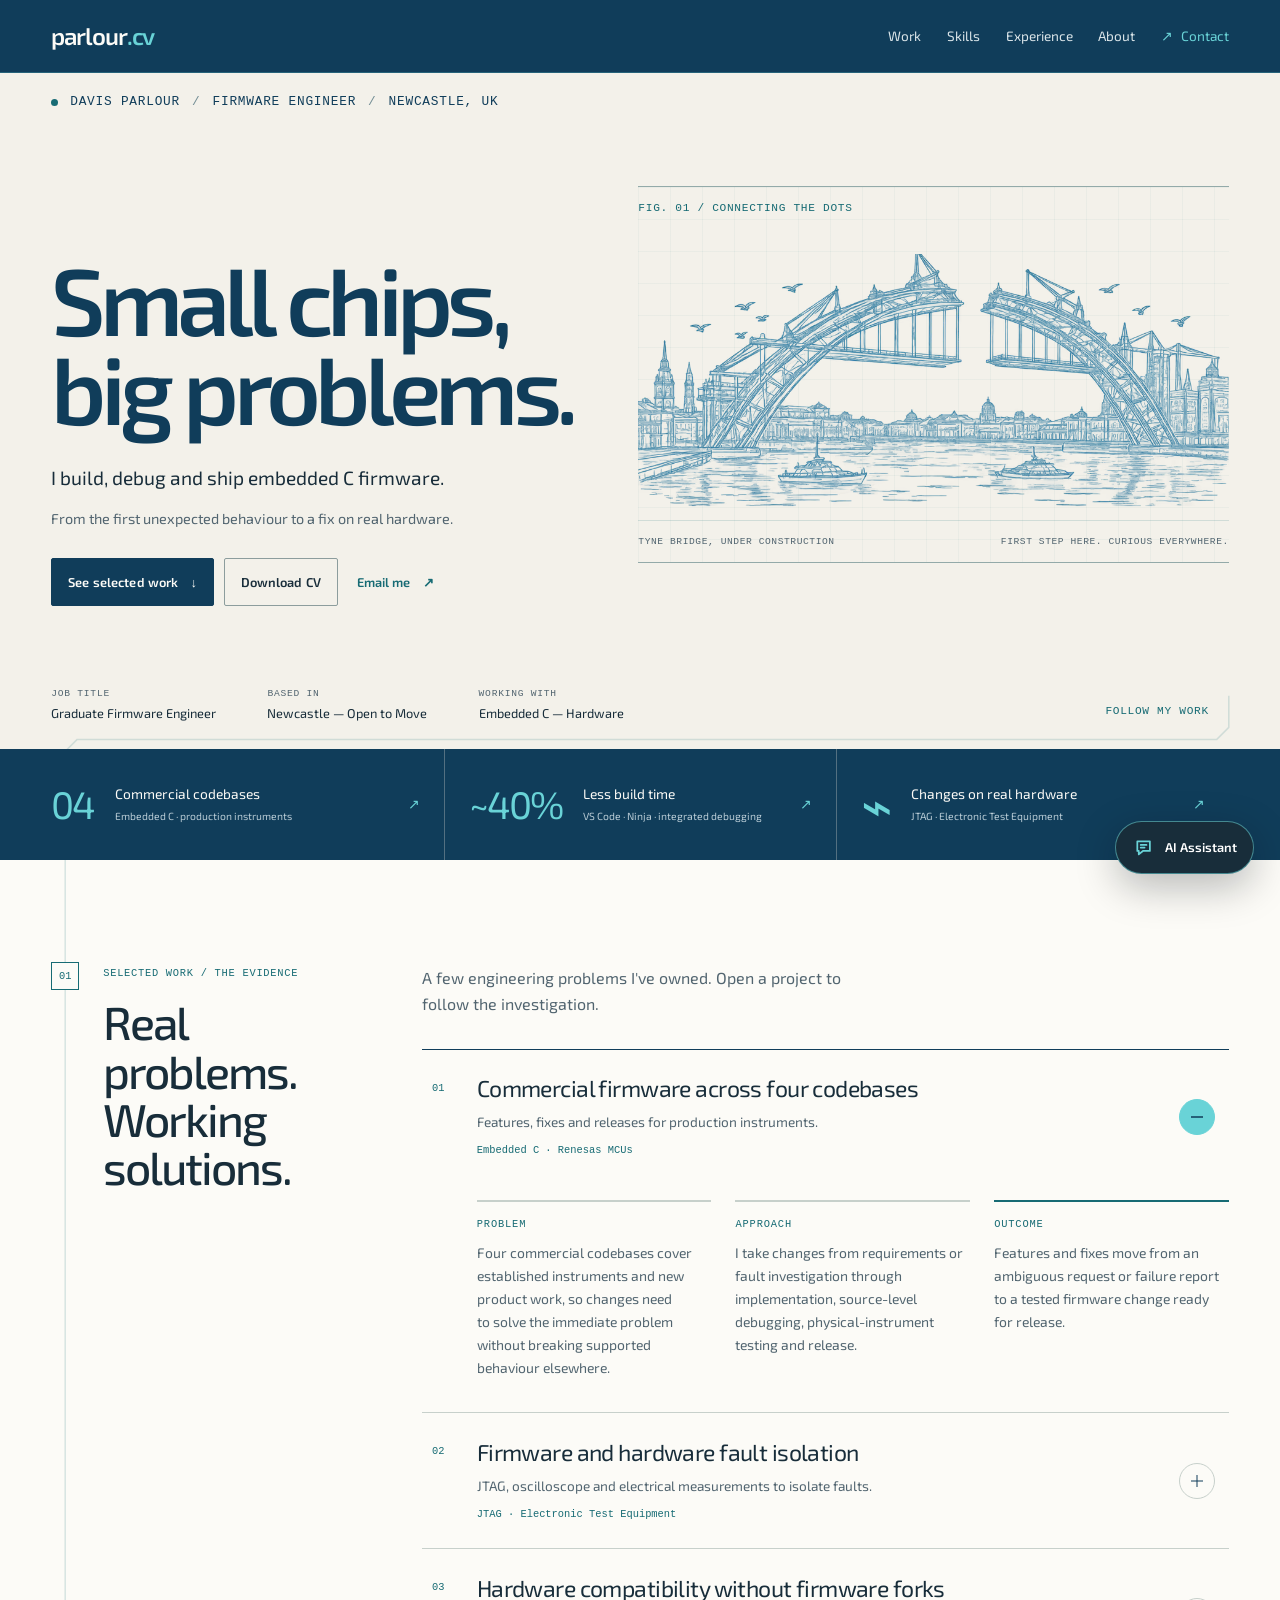
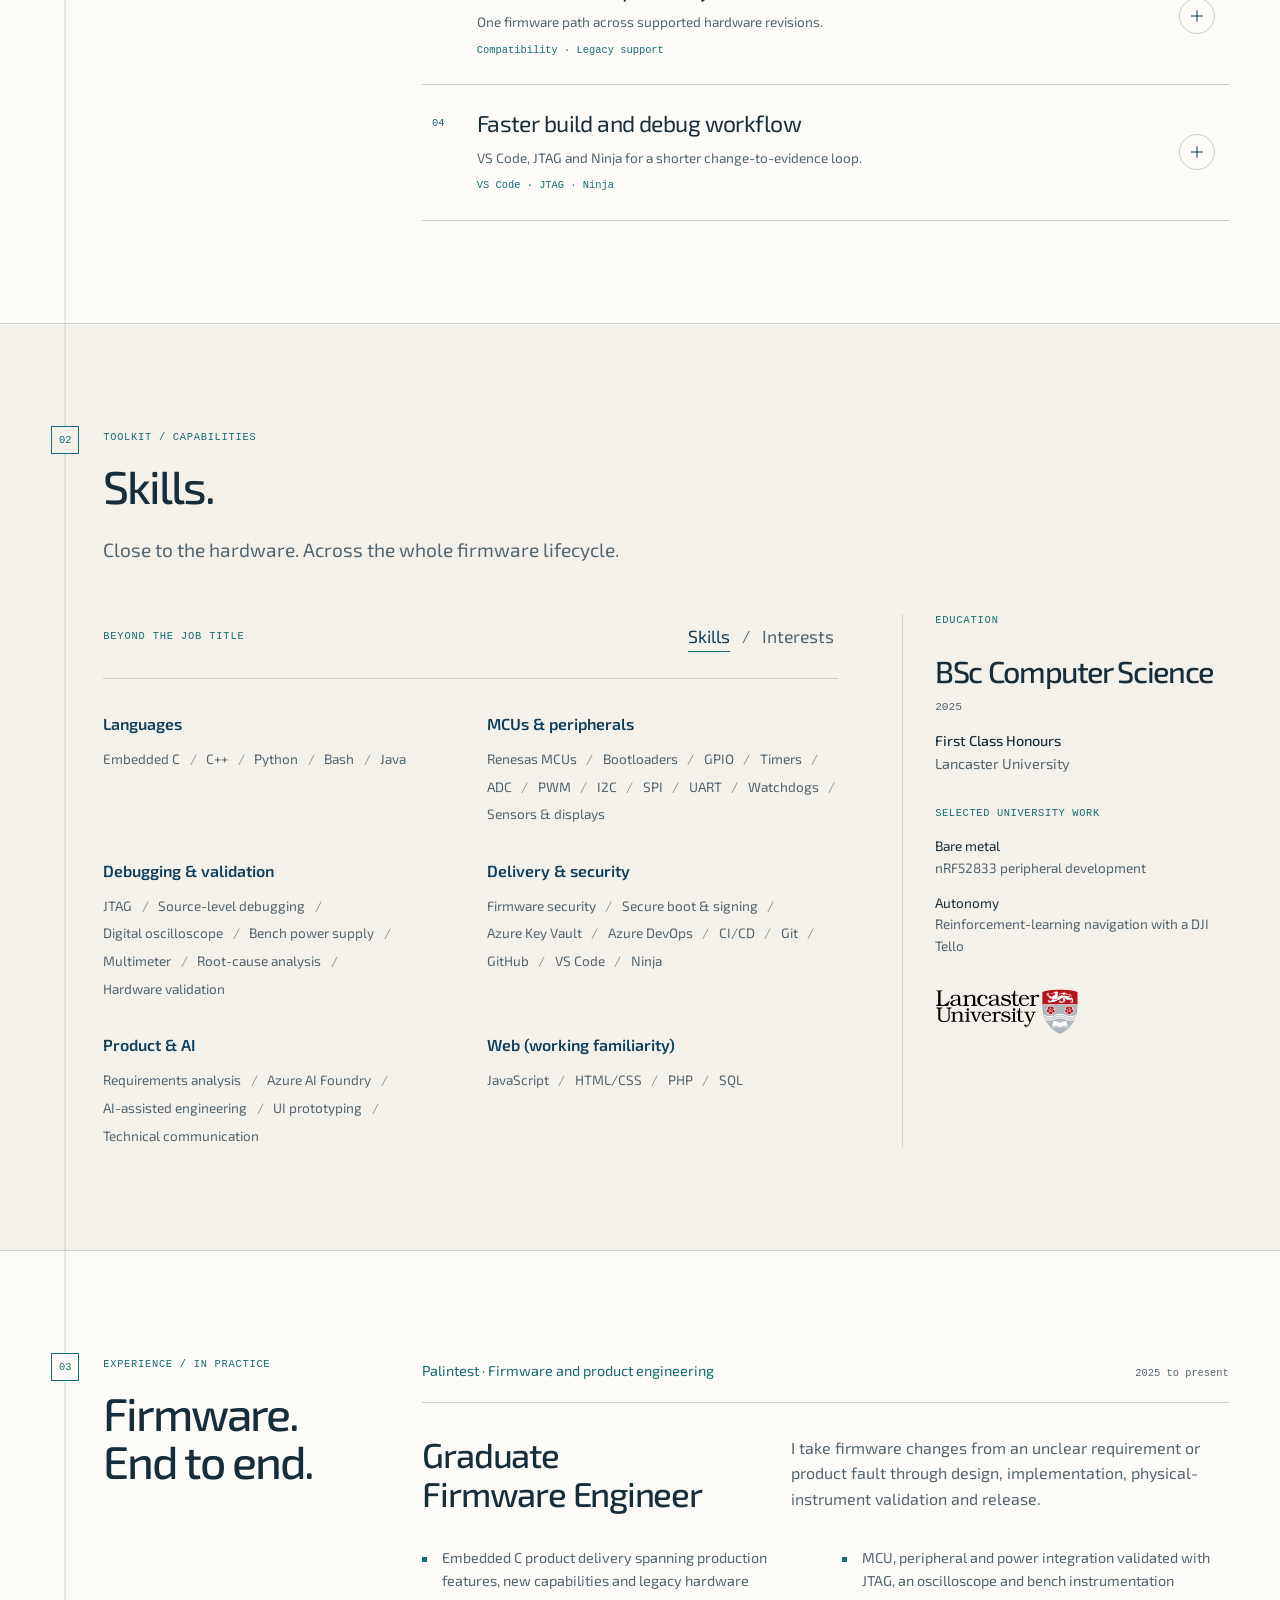
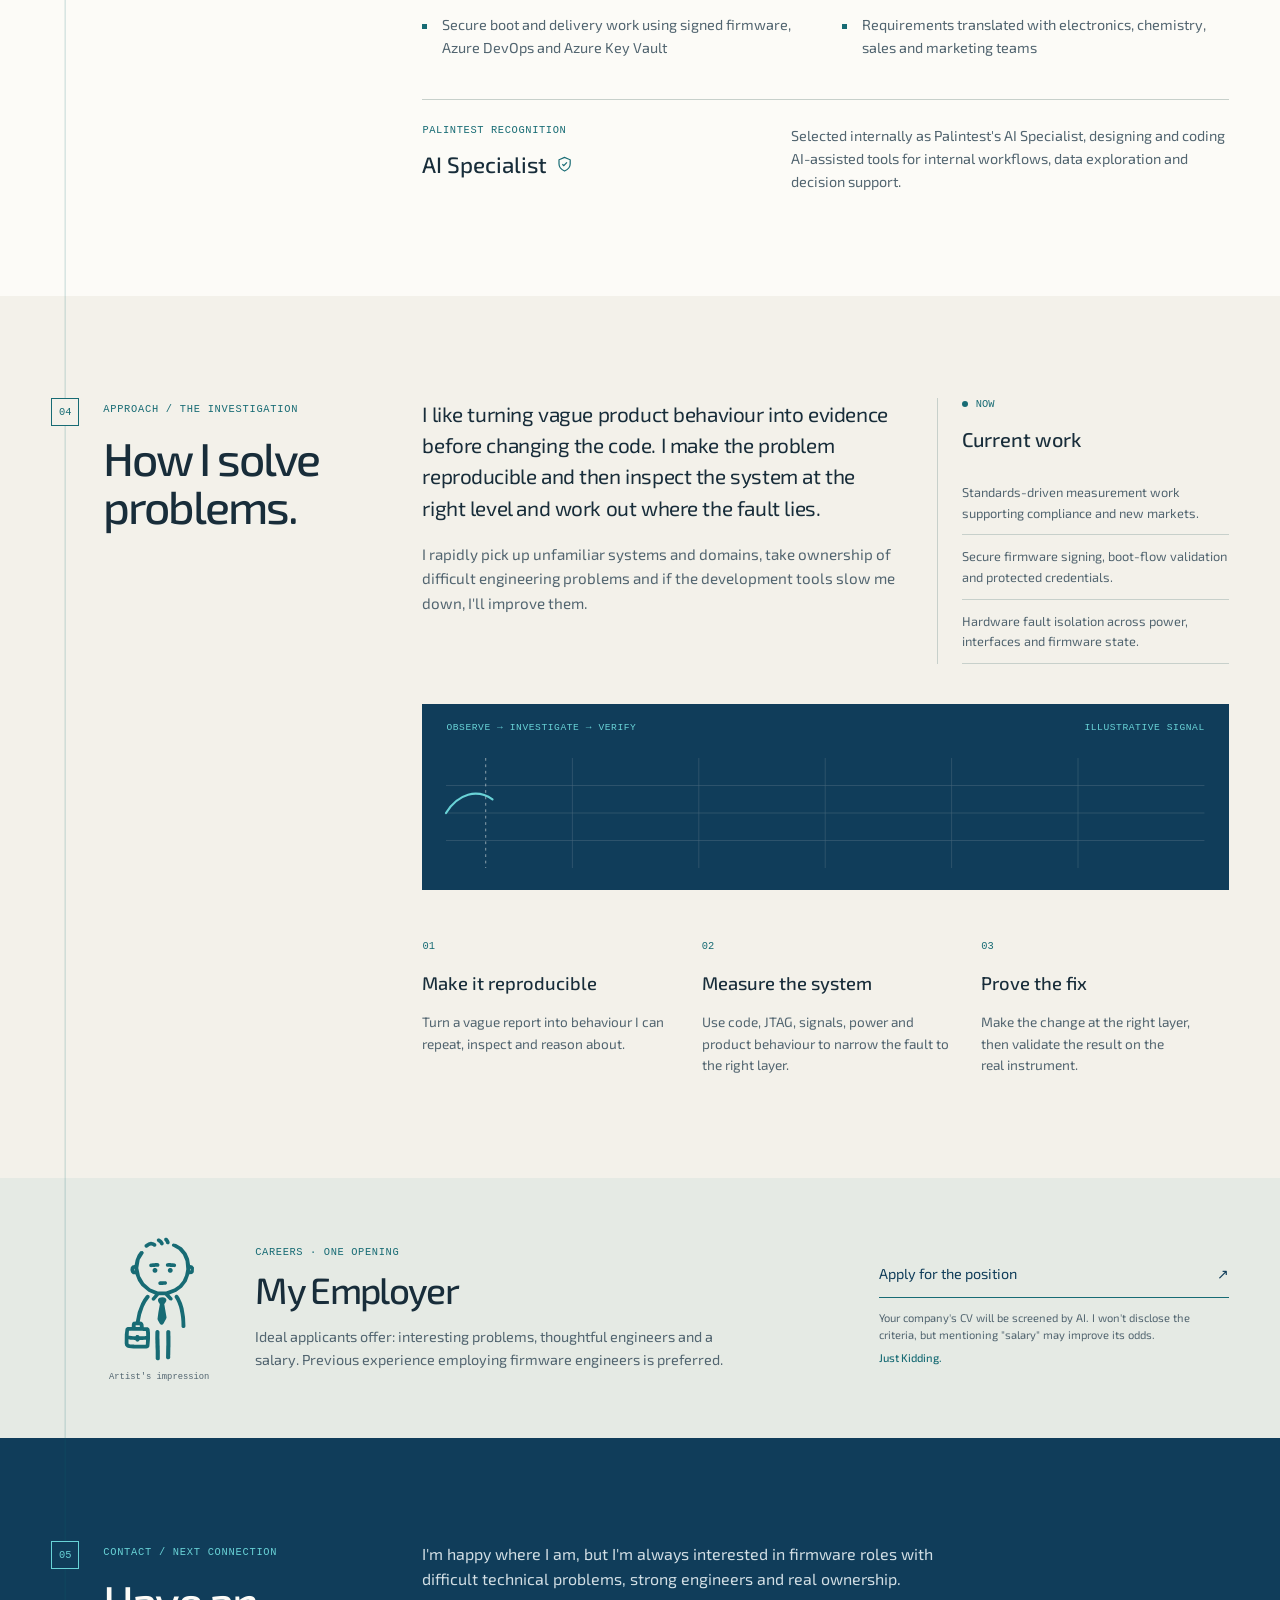
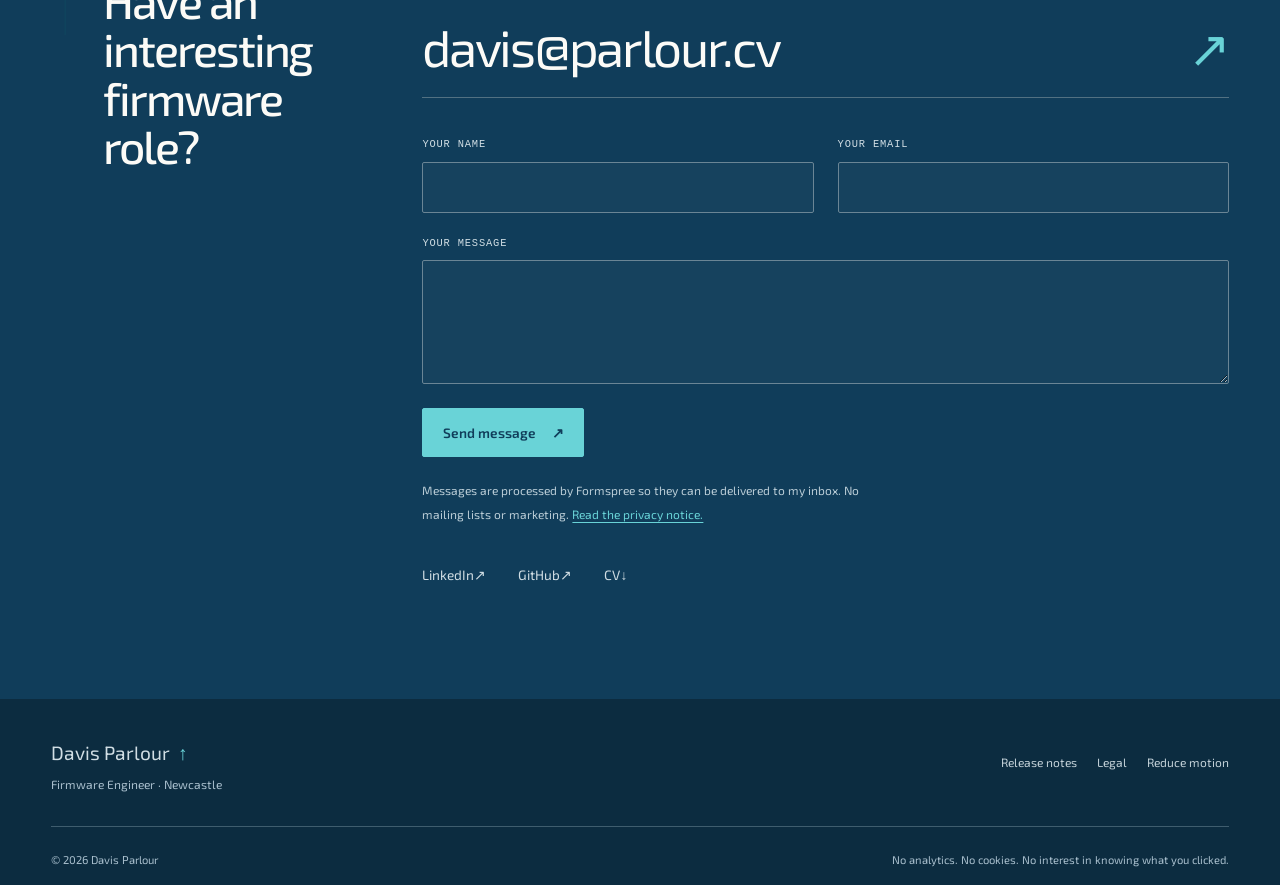
<file: index.html>
<!DOCTYPE html>
<html lang="en-GB">
<head>
  <meta charset="utf-8">
  <meta name="viewport" content="width=device-width, initial-scale=1">
  <meta name="theme-color" content="#F3F1EA">

  <title>Davis Parlour | Firmware Engineer</title>
  <meta name="description" content="Davis Parlour is a Firmware Engineer at Palintest, developing and debugging embedded C across four commercial firmware codebases.">
  <link rel="canonical" href="https://parlour.cv/">
  <link rel="icon" type="image/png" href="assets/images/favicon.png">
  <link
    rel="preload"
    href="assets/images/tyne-bridge-construction.avif"
    as="image"
    type="image/avif"
    imagesrcset="assets/images/tyne-bridge-construction-960.avif 960w, assets/images/tyne-bridge-construction.avif 1916w"
    imagesizes="(max-width: 680px) 100vw, (max-width: 1160px) 800px, 50vw"
    fetchpriority="high"
  >
  <link rel="preload" href="assets/fonts/exo-2-latin.woff2" as="font" type="font/woff2" crossorigin>
  <link rel="stylesheet" href="css/styles.css?v=20260917-5">

  <meta property="og:title" content="Davis Parlour | Firmware Engineer">
  <meta property="og:description" content="Embedded C, JTAG debugging, hardware integration and firmware tooling across commercial instruments.">
  <meta property="og:url" content="https://parlour.cv/">
  <meta property="og:type" content="profile">
  <meta property="og:image" content="https://parlour.cv/assets/images/social-card.png">
  <meta property="og:image:width" content="1200">
  <meta property="og:image:height" content="630">
  <meta property="og:image:alt" content="Davis Parlour, Firmware Engineer — embedded C, hardware integration and debugging">
  <meta name="twitter:card" content="summary_large_image">
  <meta name="twitter:title" content="Davis Parlour | Firmware Engineer">
  <meta name="twitter:description" content="Embedded C, JTAG debugging, hardware integration and firmware tooling across commercial instruments.">
  <meta name="twitter:image" content="https://parlour.cv/assets/images/social-card.png">
  <meta name="twitter:image:alt" content="Davis Parlour, Firmware Engineer — embedded C, hardware integration and debugging">

  <script type="application/ld+json">
  {
    "@context": "https://schema.org",
    "@graph": [
      {
        "@type": "WebSite",
        "@id": "https://parlour.cv/#website",
        "url": "https://parlour.cv/",
        "name": "Davis Parlour"
      },
      {
        "@type": "ProfilePage",
        "@id": "https://parlour.cv/#profile",
        "url": "https://parlour.cv/",
        "name": "Davis Parlour | Firmware Engineer",
        "dateModified": "2026-09-15",
        "mainEntity": { "@id": "https://parlour.cv/#davis" },
        "isPartOf": { "@id": "https://parlour.cv/#website" }
      },
      {
        "@type": "Person",
        "@id": "https://parlour.cv/#davis",
        "name": "Davis Parlour",
        "url": "https://parlour.cv/",
        "jobTitle": "Graduate Firmware Engineer",
        "email": "mailto:davis@parlour.cv",
        "alumniOf": { "@type": "CollegeOrUniversity", "name": "Lancaster University" },
        "sameAs": [
          "https://github.com/davis-parlour",
          "https://www.linkedin.com/in/davis-parlour"
        ]
      }
    ]
  }
  </script>
</head>

<body>
  <a class="skip-link" href="#main">Skip to content</a>

  <header class="site-header" data-header>
    <div class="container header-inner">
      <a class="site-id" href="#top" aria-label="parlour.cv, back to top">parlour<span>.cv</span></a>

      <button class="menu-toggle" type="button" aria-expanded="false" aria-controls="primary-nav">
        <span>Menu</span>
        <span class="menu-icon" aria-hidden="true"></span>
      </button>

      <nav id="primary-nav" class="primary-nav" aria-label="Primary navigation">
        <ul>
          <li><a href="#work">Work</a></li>
          <li><a href="#skills">Skills</a></li>
          <li><a href="#experience">Experience</a></li>
          <li><a href="#about">About</a></li>
          <li><a class="nav-contact" href="#contact">Contact</a></li>
        </ul>
      </nav>
    </div>
  </header>

  <main id="main">
    <svg class="story-trace" aria-hidden="true" focusable="false">
      <defs><clipPath id="signal-progress-clip" clipPathUnits="userSpaceOnUse"><rect class="story-trace-clip" x="0" y="0" width="100%" height="100%"></rect></clipPath></defs>
      <path class="story-trace-base"></path>
      <path class="story-trace-live" clip-path="url(#signal-progress-clip)"></path>
    </svg>
    <section class="hero" id="top" aria-labelledby="hero-title">
      <div class="container hero-grid">
        <div class="hero-meta">
          <p class="hero-kicker"><span class="hero-kicker-mark" aria-hidden="true"></span>Davis Parlour <span class="kicker-divider" aria-hidden="true">/</span> Firmware Engineer <span class="kicker-divider" aria-hidden="true">/</span> Newcastle, UK</p>
        </div>

        <div class="hero-content">
          <h1 id="hero-title"><span>Small chips,</span><span>big problems.</span></h1>

          <div class="hero-copy">
            <p class="hero-lede">I build, debug and ship embedded C firmware.</p>
            <p class="hero-note">From the first unexpected behaviour to a fix on real hardware.</p>

            <div class="hero-actions" role="group" aria-label="Quick links">
              <a class="button button-primary" href="#work">See selected work <span aria-hidden="true">&darr;</span></a>
              <a class="button button-secondary" href="assets/documents/Davis-Parlour-Firmware-Engineer-CV.pdf" download>Download CV</a>
              <a class="text-link" href="mailto:davis@parlour.cv">Email me <span aria-hidden="true">&#8599;</span></a>
            </div>
          </div>
        </div>

        <figure class="bridge-figure">
          <div class="plate-heading" aria-hidden="true"><span>FIG. 01 / CONNECTING THE DOTS</span></div>
          <div class="bridge-art">
          <picture>
            <source
              type="image/avif"
              srcset="assets/images/tyne-bridge-construction-960.avif 960w, assets/images/tyne-bridge-construction.avif 1916w"
              sizes="(max-width: 680px) 100vw, (max-width: 1160px) 800px, 50vw"
            >
            <source
              type="image/webp"
              srcset="assets/images/tyne-bridge-construction-960.webp 960w, assets/images/tyne-bridge-construction.webp 1916w"
              sizes="(max-width: 680px) 100vw, (max-width: 1160px) 800px, 50vw"
            >
            <img
              src="assets/images/tyne-bridge-construction.png"
              width="1916"
              height="821"
              alt="Fine blue line drawing of the Tyne Bridge under construction"
              fetchpriority="high"
              decoding="async"
            >
          </picture>
          </div>
          <svg class="bridge-signal" viewBox="0 0 700 280" fill="none" aria-hidden="true" focusable="false">
            <path class="signal-callout" d="137V75H407"></path>
          </svg>
          <figcaption><span>Tyne Bridge, under construction</span><span>First step here. Curious everywhere.</span></figcaption>
        </figure>
      </div>
      <div class="container hero-foot">
        <dl class="hero-facts">
            <div><dt>Job Title</dt><dd>Graduate Firmware Engineer</dd></div>
            <div><dt>Based in</dt><dd>Newcastle &mdash; Open to Move</dd></div>
            <div><dt>Working with </dt><dd>Embedded C &mdash; Hardware</dd></div>
          </dl>
        <a class="scroll-cue" href="#work">Follow my work<span aria-hidden="true"></span></a>
      </div>
    </section>

    <div class="evidence-strip">
      <div class="container evidence-grid">
        <a href="#work-firmware"><strong>04</strong><span>Commercial codebases<br><small>Embedded C · production instruments</small></span><span aria-hidden="true">↗</span></a>
        <a href="#work-tooling"><strong>~40%</strong><span>Less build time<br><small>VS Code · Ninja · integrated debugging</small></span><span aria-hidden="true">↗</span></a>
        <a href="#work-debugging"><strong class="evidence-symbol" aria-hidden="true">⌁</strong><span>Changes on real hardware<br><small>JTAG · Electronic Test Equipment</small></span><span aria-hidden="true">↗</span></a>
      </div>
    </div>

    <section class="section work-section" id="work" aria-labelledby="work-title">
      <div class="container section-layout">
        <header class="section-heading">
          <span>01</span>
          <div><p>Selected work / the evidence</p><h2 id="work-title">Real problems.<br> Working solutions.</h2></div>
        </header>

        <div class="section-content">
          <p class="section-intro">A few engineering problems I've owned. Open a project to follow the investigation.</p>

          <div class="work-list">
            <details class="work-item" id="work-firmware" open>
              <summary>
                <span class="work-number">01</span>
                <span class="work-title-group"><span class="work-name">Commercial firmware across four codebases</span><span class="work-description">Features, fixes and releases for production instruments.</span></span>
                <span class="work-tags">Embedded C · Renesas MCUs</span>
                <span class="work-control" aria-hidden="true"></span>
              </summary>
              <div class="work-details">
                <div><h3>Problem</h3><p>Four commercial codebases cover established instruments and new product work, so changes need to solve the immediate problem without breaking supported behaviour elsewhere.</p></div>
                <div><h3>Approach</h3><p>I take changes from requirements or fault investigation through implementation, source-level debugging, physical-instrument testing and release.</p></div>
                <div><h3>Outcome</h3><p>Features and fixes move from an ambiguous request or failure report to a tested firmware change ready for release.</p></div>
              </div>
            </details>

            <details class="work-item" id="work-debugging">
              <summary>
                <span class="work-number">02</span>
                <span class="work-title-group"><span class="work-name">Firmware and hardware fault isolation</span><span class="work-description">JTAG, oscilloscope and electrical measurements to isolate faults.</span></span>
                <span class="work-tags">JTAG · Electronic Test Equipment</span>
                <span class="work-control" aria-hidden="true"></span>
              </summary>
              <div class="work-details">
                <div><h3>Problem</h3><p>Some failures sit between firmware and electronics, where the code alone does not explain what the instrument is doing.</p></div>
                <div><h3>Approach</h3><p>I make the behaviour reproducible, inspect firmware state over JTAG, vary controlled power conditions and use an oscilloscope or multimeter to compare electrical behaviour with what the software sees.</p></div>
                <div><h3>Outcome</h3><p>The investigation narrows the fault to the right layer, gives the next engineer useful evidence and lets me validate the final behaviour on real hardware.</p></div>
              </div>
            </details>

            <details class="work-item" id="work-compatibility">
              <summary>
                <span class="work-number">03</span>
                <span class="work-title-group"><span class="work-name">Hardware compatibility without firmware forks</span><span class="work-description">One firmware path across supported hardware revisions.</span></span>
                <span class="work-tags">Compatibility · Legacy support</span>
                <span class="work-control" aria-hidden="true"></span>
              </summary>
              <div class="work-details">
                <div><h3>Problem</h3><p>The same commercial instrument can contain different supported hardware revisions, while older units still need current firmware.</p></div>
                <div><h3>Approach</h3><p>I implemented compatibility inside the shared firmware so the correct firmware path is selected for the installed hardware.</p></div>
                <div><h3>Outcome</h3><p>Current and legacy hardware remain supported through one maintained firmware path instead of unnecessary product variants.</p></div>
              </div>
            </details>

            <details class="work-item" id="work-tooling">
              <summary>
                <span class="work-number">04</span>
                <span class="work-title-group"><span class="work-name">Faster build and debug workflow</span><span class="work-description">VS Code, JTAG and Ninja for a shorter change-to-evidence loop.</span></span>
                <span class="work-tags">VS Code · JTAG · Ninja</span>
                <span class="work-control" aria-hidden="true"></span>
              </summary>
              <div class="work-details">
                <div><h3>Problem</h3><p>Slow builds and a fragmented connected-device workflow added friction to routine firmware changes and investigations.</p></div>
                <div><h3>Approach</h3><p>I moved the workflow into VS Code, integrated JTAG debugging for connected instruments and introduced Ninja for faster builds.</p></div>
                <div><h3>Outcome</h3><p>Build times fell by approximately 40%, while the integrated debug workflow made it quicker to move from a code change to evidence on the instrument.</p></div>
              </div>
            </details>
          </div>
        </div>
      </div>
    </section>

    <section class="section profile-section" id="skills" aria-labelledby="skills-title">
      <div class="container">
        <header class="section-heading skills-heading"><span>02</span><div><p>Toolkit / capabilities</p><h2 id="skills-title">Skills.</h2></div></header>
        <p class="skills-intro">Close to the hardware. Across the whole firmware lifecycle.</p>
        <div class="profile-split">
          <article class="education-card">
          <p class="profile-label">Education</p>
          <div class="education-copy">
            <div class="education-title">
              <h2>BSc Computer Science</h2>
              <time datetime="2025">2025</time>
            </div>
            <p class="education-details"><strong>First Class Honours</strong><span>Lancaster University</span></p>
            <div class="education-projects">
              <p>Selected university work</p>
              <ul>
                <li><span>Bare metal</span>nRF52833 peripheral development</li>
                <li><span>Autonomy</span>Reinforcement-learning navigation with a DJI Tello</li>
              </ul>
            </div>
          </div>
          <img class="education-logo" loading="lazy" src="assets/images/lu-logo.svg" alt="" aria-hidden="true" width="420" height="135">
        </article>

        <div class="profile-switcher">
          <header class="profile-switcher-header">
            <p class="profile-label">Beyond the job title</p>
            <h2 class="visually-hidden">Skills and interests</h2>
            <div class="profile-tabs" role="tablist" aria-label="Choose skills or interests">
              <button id="profile-tab-skills" type="button" role="tab" aria-selected="true" aria-controls="profile-panel-skills" data-profile-tab="skills">Skills</button>
              <span aria-hidden="true">/</span>
              <button id="profile-tab-interests" type="button" role="tab" aria-selected="false" aria-controls="profile-panel-interests" data-profile-tab="interests">Interests</button>
            </div>
          </header>

          <div class="profile-panels">
            <div class="profile-panel skills-panel" id="profile-panel-skills" role="tabpanel" aria-labelledby="profile-tab-skills" data-profile-panel="skills">
              <div class="skills-groups" id="skills-list" data-content-list="skills">
                <p class="loading-item">Enable JavaScript to load skills.</p>
              </div>
            </div>

            <div class="profile-panel interests-panel" id="profile-panel-interests" role="tabpanel" aria-labelledby="profile-tab-interests" data-profile-panel="interests">
              <ul class="inline-list interests-list" id="interests-list" data-content-list="interests">
                <li class="loading-item">Enable JavaScript to load interests.</li>
              </ul>
            </div>
          </div>
        </div>
        </div>
      </div>
    </section>

    <section class="section experience-section" id="experience" aria-labelledby="experience-title">
      <div class="container section-layout">
        <header class="section-heading">
          <span>03</span>
          <div><p>Experience / in practice</p><h2 id="experience-title">Firmware.<br> End to end.</h2></div>
        </header>

        <div class="section-content experience-content">
          <article class="primary-role">
            <header class="role-header">
              <p class="role-company">Palintest · Firmware and product engineering</p>
              <time datetime="2025">2025 to present</time>
            </header>
            <div class="role-main">
              <div class="role-intro">
                <h3>Graduate Firmware Engineer</h3>
                <p class="role-summary">I take firmware changes from an unclear requirement or product fault through design, implementation, physical-instrument validation and release.</p>
              </div>
              <div class="role-detail-grid">
                <ul class="responsibility-list">
                  <li>Embedded C product delivery spanning production features, new capabilities and legacy hardware</li>
                  <li>MCU, peripheral and power integration validated with JTAG, an oscilloscope and bench instrumentation</li>
                  <li>Secure boot and delivery work using signed firmware, Azure DevOps and Azure Key Vault</li>
                  <li>Requirements translated with electronics, chemistry, sales and marketing teams</li>
                </ul>
                <aside class="secondary-role" aria-labelledby="specialist-title">
                  <div><p class="secondary-label">Palintest recognition</p><h3 id="specialist-title">AI Specialist <svg class="specialist-shield" viewBox="0 0 24 24" aria-hidden="true" focusable="false"><path d="M12 3 5 6v5c0 4.5 2.8 7.3 7 9 4.2-1.7 7-4.5 7-9V6l-7-3Z"></path><path d="m9.2 11.6 1.8 1.8 3.9-4.2"></path></svg></h3></div>
                  <div class="secondary-role-copy">
                    <p>Selected internally as Palintest's AI Specialist, designing and coding AI-assisted tools for internal workflows, data exploration and decision support.</p>
                  </div>
                </aside>
              </div>
            </div>
          </article>

        </div>
      </div>
    </section>

    <section class="section about-section" id="about" aria-labelledby="about-title">
      <div class="container section-layout">
        <header class="section-heading">
          <span>04</span>
          <div><p>Approach / the investigation</p><h2 id="about-title">How I solve problems.</h2></div>
        </header>

        <div class="section-content about-grid">
          <div class="prose about-copy">
            <p>I like turning vague product behaviour into evidence before changing the code. I make the problem reproducible and then inspect the system at the right level and work out where the fault lies.</p>
            <p>I rapidly pick up unfamiliar systems and domains, take ownership of difficult engineering problems and if the development tools slow me down, I'll improve them.</p>
          </div>

          <aside class="now-panel" aria-labelledby="now-title">
            <div class="now-heading">
              <p class="now-status"><span aria-hidden="true"></span>Now</p>
              <h3 id="now-title">Current work</h3>
            </div>
            <ul>
              <li>Standards-driven measurement work supporting compliance and new markets.</li>
              <li>Secure firmware signing, boot-flow validation and protected credentials.</li>
              <li>Hardware fault isolation across power, interfaces and firmware state.</li>
            </ul>
          </aside>

          <div class="investigation-plot" aria-hidden="true">
            <div class="plot-caption"><span>OBSERVE → INVESTIGATE → VERIFY</span><span>ILLUSTRATIVE SIGNAL</span></div>
            <svg viewBox="0 0 900 120" preserveAspectRatio="none" focusable="false">
              <path class="plot-grid" d="M0 30H900M0 60H900M0 90H900M150 0V120M300 0V120M450 0V120M600 0V120M750 0V120"></path>
              <path class="plot-line" d="M0 60 C19 32 51 32 70 60 S121 88 140 60 C159 32 191 32 210 60 S261 88 280 60 C299 32 331 32 350 60 S401 88 420 60 C439 32 471 32 490 60 S541 88 560 60 C579 32 611 32 630 60 S681 88 700 60 C719 32 751 32 770 60 S821 88 840 60 C859 32 891 32 900 60"></path>
              <path class="plot-cursor" d="M450 0V120"></path>
            </svg>
          </div>
          <div class="about-principles">
            <article><span>01</span><h3>Make it reproducible</h3><p>Turn a vague report into behaviour I can repeat, inspect and reason about.</p></article>
            <article><span>02</span><h3>Measure the system</h3><p>Use code, JTAG, signals, power and product behaviour to narrow the fault to the right layer.</p></article>
            <article><span>03</span><h3>Prove the fix</h3><p>Make the change at the right layer, then validate the result on the real instrument.</p></article>
          </div>
        </div>
      </div>
    </section>

    <section class="careers-section" aria-labelledby="careers-title">
      <div class="container careers-card">
        <figure class="employer-profile">
          <div class="employer-portrait"><img loading="lazy" src="assets/images/employer-doodle.svg" alt="Silly doodle of a prospective employer" width="112" height="189"></div>
          <figcaption>Artist's impression</figcaption>
        </figure>

        <div class="careers-copy">
          <p class="careers-eyebrow">Careers · one opening</p>
          <h2 id="careers-title">My Employer</h2>
          <p>Ideal applicants offer: interesting problems, thoughtful engineers and a salary. Previous experience employing firmware engineers is preferred.</p>
        </div>

        <div class="careers-apply">
          <a href="mailto:davis@parlour.cv?subject=Application%20to%20be%20your%20employer">Apply for the position <span aria-hidden="true">↗</span></a>
          <small
            class="careers-disclaimer"
            role="note"
            tabindex="0"
            aria-label="Your company's CV will be screened by AI. I won't disclose the criteria, but mentioning salary still improves its odds. Just kidding."
          >
            <span aria-hidden="true">Your company's CV will be screened by AI. I won't disclose the criteria, but mentioning &quot;salary&quot; may improve its odds.</span>
            <strong aria-hidden="true">Just Kidding.</strong>
          </small>
        </div>
      </div>
    </section>

    <section class="contact section" id="contact" aria-labelledby="contact-title">
      <div class="container contact-layout">
        <header class="section-heading contact-heading">
          <span>05</span>
          <div><p>Contact / next connection</p><h2 id="contact-title">Have an interesting firmware role?</h2></div>
        </header>

        <div class="contact-copy">
          <p>I'm happy where I am, but I'm always interested in firmware roles with difficult technical problems, strong engineers and real ownership.</p>
          <a class="contact-email" href="mailto:davis@parlour.cv"><span>davis@parlour.cv</span><span aria-hidden="true">↗</span></a>
          <form class="contact-form" id="contactForm" action="https://formspree.io/f/mblkeoov" method="POST" accept-charset="UTF-8" aria-describedby="contactPrivacy formStatus">
            <input type="hidden" name="_subject" value="Portfolio Contact">
            <div class="contact-honeypot" aria-hidden="true">
              <label for="company">Company</label>
              <input type="text" id="company" name="company" tabindex="-1" autocomplete="off">
            </div>
            <div class="contact-form-row">
              <label class="contact-field">
                <span>Your name</span>
                <input type="text" name="name" autocomplete="name" required>
              </label>
              <label class="contact-field">
                <span>Your email</span>
                <input type="email" name="email" autocomplete="email" required>
              </label>
            </div>
            <label class="contact-field">
              <span>Your message</span>
              <textarea name="message" rows="4" required></textarea>
            </label>
            <div class="contact-form-footer">
              <button class="contact-submit" type="submit">Send message <span aria-hidden="true">↗</span></button>
              <p class="form-status" id="formStatus" role="status" aria-live="polite"></p>
            </div>
            <p class="contact-privacy" id="contactPrivacy">Messages are processed by Formspree so they can be delivered to my inbox. No mailing lists or marketing. <button type="button" data-dialog="legal">Read the privacy notice.</button><noscript> <a href="#privacy-fallback">Read the privacy notice.</a></noscript></p>
          </form>
          <div class="contact-links">
            <a href="https://www.linkedin.com/in/davis-parlour" target="_blank" rel="noopener noreferrer">LinkedIn <span aria-hidden="true">↗</span></a>
            <a href="https://github.com/davis-parlour" target="_blank" rel="noopener noreferrer">GitHub <span aria-hidden="true">↗</span></a>
            <a href="assets/documents/Davis-Parlour-Firmware-Engineer-CV.pdf" download>CV <span aria-hidden="true">↓</span></a>
          </div>
        </div>
      </div>
    </section>
  </main>

  <footer class="site-footer">
    <div class="container footer-grid">
      <div class="footer-identity">
        <a class="footer-name" href="#top">Davis Parlour <span aria-hidden="true">↑</span></a>
        <p>Firmware Engineer · Newcastle</p>
      </div>
      <div class="footer-utilities" role="group" aria-label="Site extras">
        <button type="button" data-dialog="releases">Release notes</button>
        <button type="button" data-dialog="legal">Legal</button>
        <button class="motion-toggle" type="button" aria-pressed="false" hidden>Reduce motion</button>
      </div>
    </div>
    <div class="container footer-bottom">
      <p>© <span data-year>2026</span> Davis Parlour</p>
      <p>No analytics. No cookies. No interest in knowing what you clicked.</p>
    </div>
    <noscript>
      <div class="container fallback-notices">
        <details id="privacy-fallback"><summary>Privacy and legal notice</summary><div class="fallback-notice">
<div class="dialog-heading">
<p class="dialog-label">The serious-ish bit</p>
<h2 id="static-legal-title">Privacy.</h2>
<p class="legal-joke"><strong>I don't actually have a lawyer.</strong> I do, however, respect your privacy.</p>
</div>
<section aria-labelledby="privacy-collection">
<h3 id="privacy-collection">What I collect and why</h3>
<p>If you use the contact form, I receive the name, email address and message you provide. I use them only to read and respond to your enquiry, based on my legitimate interest in handling professional correspondence. You do not have to use the form; you can email me directly instead.</p>
</section>
<section aria-labelledby="privacy-processing">
<h3 id="privacy-processing">Who processes it</h3>
<p>Formspree processes the submission and delivers it to my inbox. Formspree may process information in the United States and other countries, and says it applies appropriate protections to international transfers. Its service may also collect technical information such as your IP address, browser type and access time for security and operation. Read <a href="https://formspree.io/legal/privacy-policy/" rel="noopener noreferrer" target="_blank">Formspree's privacy policy <span aria-hidden="true">↗</span></a> for details.</p>
</section>
<section aria-labelledby="privacy-retention">
<h3 id="privacy-retention">How long I keep it</h3>
<p>I keep correspondence only for as long as reasonably necessary to answer your enquiry and retain relevant professional records. I do not add contact-form details to marketing lists or sell them.</p>
</section>
<section aria-labelledby="privacy-rights">
<h3 id="privacy-rights">Your choices</h3>
<p>You can email <a href="mailto:davis@parlour.cv">davis@parlour.cv</a> to ask what personal information I hold about you, or to request correction, deletion, restriction or to object to its use. You may also complain to the <a href="https://ico.org.uk/make-a-complaint/data-protection-complaints/data-protection-complaints/" rel="noopener noreferrer" target="_blank">Information Commissioner's Office <span aria-hidden="true">↗</span></a>.</p>
</section>
<p class="legal-updated">Last updated 5 September 2026.</p>
</div></details>
        <details><summary>Release notes</summary><div class="fallback-notice"><h3>v3</h3><ul><li>Followed the signal from problem to proven fix.</li><li>Gave the bridge an engineering drawing to live in. Still under construction.</li><li>Made skills easier to find and linked the numbers to the evidence.</li><li>Added scroll motion, a calm alternative, and content that survives a failed script.</li></ul><h3>v2</h3><ul><li>Fixed the layout.</li><li>Added actual professional work.</li><li>Added the Tyne Bridge. Bridge still under construction.</li><li>Discovered cyan.</li></ul><h3>v1</h3><ul><li>Built a CV website.</li><li>Put university projects everywhere because I didn&#x27;t have a job yet.</li><li>It did, technically, work.</li><li>Added too many cards to fill space because I didn&#x27;t have a job.</li></ul></div></details>
      </div>
    </noscript>
  </footer>

  <button class="assistant-launcher" type="button" data-dialog="ai-assistant" aria-label="Open AI Assistant">
    <svg viewBox="0 0 24 24" aria-hidden="true" focusable="false"><path d="M5.5 5.5h13v10h-7.2L7 19v-3.5H5.5z"></path><path d="M9 9.2h6M9 12h4"></path></svg>
    <span>AI Assistant</span>
  </button>

  <dialog class="site-dialog" data-site-dialog>
    <button class="dialog-close" type="button" aria-label="Close dialog" data-dialog-close>Close <span aria-hidden="true">×</span></button>
    <div class="dialog-content" data-dialog-content tabindex="0"></div>
  </dialog>

  <template id="dialog-ai-assistant">
    <section class="assistant-chat">
      <header class="assistant-chat-header">
        <span class="assistant-avatar" aria-hidden="true">DP</span>
        <div>
          <h2 id="dialog-title">Davis' AI Assistant</h2>
          <p><span class="assistant-status-dot" aria-hidden="true"></span>Online. <span class="assistant-status-plea">(wasting water)</span></p>
        </div>
      </header>
      <div class="assistant-chat-body" role="log" aria-label="Assistant conversation">
        <div class="assistant-message assistant-message-user">
          <div class="assistant-bubble">
            <span class="visually-hidden">You:</span>
            <p>Can you summarise this portfolio for me?</p>
          </div>
        </div>
        <div class="assistant-message assistant-message-response">
          <span class="assistant-message-avatar" aria-hidden="true">DP</span>
          <div class="assistant-bubble">
            <span class="visually-hidden">Davis' AI Assistant:</span>
            <span class="assistant-bubble-label" aria-hidden="true">Request declined</span>
            <strong>No.</strong>
            <p>You do not need an AI assistant to read a portfolio.</p>
          </div>
        </div>
      </div>
    </section>
  </template>
  <template id="dialog-legal">
    <div class="legal-notice">
      <div class="dialog-heading">
        <p class="dialog-label">The serious-ish bit</p>
        <h2 id="dialog-title">Privacy.</h2>
        <p class="legal-joke"><strong>I don't actually have a lawyer.</strong> I do, however, respect your privacy.</p>
      </div>

      <section aria-labelledby="privacy-collection">
        <h3 id="privacy-collection">What I collect and why</h3>
        <p>If you use the contact form, I receive the name, email address and message you provide. I use them only to read and respond to your enquiry, based on my legitimate interest in handling professional correspondence. You do not have to use the form; you can email me directly instead.</p>
      </section>

      <section aria-labelledby="privacy-processing">
        <h3 id="privacy-processing">Who processes it</h3>
        <p>Formspree processes the submission and delivers it to my inbox. Formspree may process information in the United States and other countries, and says it applies appropriate protections to international transfers. Its service may also collect technical information such as your IP address, browser type and access time for security and operation. Read <a href="https://formspree.io/legal/privacy-policy/" target="_blank" rel="noopener noreferrer">Formspree's privacy policy <span aria-hidden="true">↗</span></a> for details.</p>
      </section>

      <section aria-labelledby="privacy-retention">
        <h3 id="privacy-retention">How long I keep it</h3>
        <p>I keep correspondence only for as long as reasonably necessary to answer your enquiry and retain relevant professional records. I do not add contact-form details to marketing lists or sell them.</p>
      </section>

      <section aria-labelledby="privacy-rights">
        <h3 id="privacy-rights">Your choices</h3>
        <p>You can email <a href="mailto:davis@parlour.cv">davis@parlour.cv</a> to ask what personal information I hold about you, or to request correction, deletion, restriction or to object to its use. You may also complain to the <a href="https://ico.org.uk/make-a-complaint/data-protection-complaints/data-protection-complaints/" target="_blank" rel="noopener noreferrer">Information Commissioner's Office <span aria-hidden="true">↗</span></a>.</p>
      </section>

      <p class="legal-updated">Last updated 5 September 2026.</p>
    </div>
  </template>
  <template id="dialog-releases">
    <div class="release-notes">
      <div class="dialog-heading">
        <p class="dialog-label">Changelog</p>
        <h2 id="dialog-title">Release notes.</h2>
        <p class="dialog-intro">What changed, what improved and which questionable design decisions survived.</p>
      </div>
      <div class="release-list" data-release-list><p class="release-status">Loading release notes...</p></div>
    </div>
  </template>

  <script src="js/script.js?v=20260917-1" defer></script>
</body>
</html>
</file>
<file: css/styles.css>
@font-face {
  font-family: "Exo 2";
  font-style: normal;
  font-weight: 400 700;
  font-display: swap;
  src: url("../assets/fonts/exo-2-latin.woff2") format("woff2");
}

/* Paper, ink, signal. Motion defaults to complete, readable content. */
:root {
  --background: #F3F1EA;
  --surface: #FCFBF7;
  --surface-blue: #EAF5F5;
  --text: #182D3A;
  --deep-blue: #103D5A;
  --muted: #526570;
  --cyan: #69D3D7;
  --cyan-dark: #176B74;
  --cyan-pale: #DDF3F2;
  --lavender: #D8D4F0;
  --border: #C7D0CB;
  --dark-border: #3F5D6E;
  --font: "Exo 2", Arial, sans-serif;
  --mono: ui-monospace, "Cascadia Code", "Liberation Mono", monospace;
  --content-width: 1440px;
  --page-inset: clamp(2.5rem, 8vw, 10rem);
  --section-rail: clamp(15rem, 24vw, 23rem);
  --layout-gap: clamp(2rem, 5vw, 5rem);
  --section-space: clamp(4.5rem, 8vw, 8rem);
  --radius: 2px;
  --ease: cubic-bezier(.2, .75, .25, 1);
  --duration-fast: 120ms;
  --duration-state: 240ms;
  --duration-reveal: 480ms;
}
*, *::before, *::after { box-sizing: border-box; }
html { scroll-behavior: smooth; scroll-padding-top: 6rem; }
body { margin: 0; color: var(--text); background: var(--background); font-family: var(--font); font-size: 1rem; line-height: 1.6; -webkit-font-smoothing: antialiased; }
body.dialog-open { overflow: hidden; }
::selection { color: var(--text); background: var(--cyan); }
h1, h2, h3, p, dl, dd, figure { margin: 0; }
h1, h2, h3 { text-wrap: balance; }
h2 { font-size: clamp(2.5rem, 4vw, 4.25rem); line-height: 1.05; font-weight: 500; letter-spacing: -.045em; }
p { text-wrap: pretty; }
img { display: block; max-width: 100%; height: auto; }
a { color: inherit; text-decoration: none; }
button, input, textarea { font: inherit; }
button { color: inherit; cursor: pointer; }
[hidden] { display: none !important; }
:focus-visible { outline: 3px solid var(--cyan-dark); outline-offset: 5px; }
main { position: relative; isolation: isolate; }
.container { width: min(calc(100% - var(--page-inset)), var(--content-width)); margin-inline: auto; }
.visually-hidden { position: absolute !important; width: 1px !important; height: 1px !important; padding: 0 !important; margin: -1px !important; overflow: hidden !important; clip: rect(0, 0, 0, 0) !important; white-space: nowrap !important; border: 0 !important; }
.skip-link { position: fixed; top: .75rem; left: .75rem; z-index: 1000; padding: .7rem 1rem; color: var(--surface); background: var(--text); transform: translateY(-160%); }
.skip-link:focus { transform: none; }

/* Navigation */
.site-header { position: sticky; top: 0; z-index: 100; color: var(--surface); background: #103D5A; border-bottom: 1px solid rgba(105, 211, 215, .25); }
.site-header.is-scrolled { box-shadow: 0 4px 12px #103D5A18; }
.header-inner { display: flex; align-items: center; justify-content: space-between; min-height: 4.5rem; gap: 2rem; }
.site-id { display: inline-flex; align-items: baseline; padding-block: .6rem; color: var(--surface); font-size: 1.5rem; font-weight: 600; letter-spacing: -.045em; }
.site-id span { color: var(--cyan); }
.primary-nav ul { display: flex; align-items: center; gap: 1.6rem; margin: 0; padding: 0; list-style: none; }
.primary-nav a { position: relative; display: inline-flex; align-items: center; min-height: 44px; color: #D9E4E8; font-size: .85rem; }
.primary-nav a::after { position: absolute; bottom: 6px; left: 0; width: 100%; height: 1px; background: var(--cyan); content: ""; transform: scaleX(0); transform-origin: left; transition: transform var(--duration-fast) var(--ease); }
.primary-nav a:hover::after, .primary-nav a[aria-current]::after { transform: scaleX(1); }
.primary-nav .nav-contact { color: var(--cyan); }
.primary-nav .nav-contact::before { content: "↗"; margin-right: .5rem; }
.site-header :focus-visible { outline-color: var(--cyan); }
.menu-toggle { display: none; align-items: center; gap: .7rem; min-height: 44px; padding: .5rem 0 .5rem 1rem; border: 0; color: var(--surface); background: transparent; font-size: .85rem; }
.menu-icon, .menu-icon::after { display: block; width: 20px; height: 1px; background: var(--cyan); transition: transform var(--duration-fast) var(--ease); }
.menu-icon { position: relative; transform: translateY(-3px); }
.menu-icon::after { position: absolute; top: 6px; content: ""; }
.menu-toggle[aria-expanded="true"] .menu-icon { transform: rotate(45deg); }
.menu-toggle[aria-expanded="true"] .menu-icon::after { top: 0; transform: rotate(-90deg); }

/* Hero: oversized type meets an annotated engineering plate. */
.hero { position: relative; padding-top: clamp(1rem, 1.5vw, 1.5rem); overflow: clip; }
.hero-grid { position: relative; display: grid; grid-template-columns: 1.05fr 1fr; grid-template-rows: auto 1fr; align-items: end; min-height: 570px; padding-bottom: 3.5rem; }
.hero-content { display: grid; grid-template-columns: max-content minmax(0, 1fr); grid-column: 1 / -1; grid-row: 2; position: relative; z-index: 2; pointer-events: none; }
.hero-content a { pointer-events: auto; }
.hero-meta { grid-column: 1 / -1; grid-row: 1; display: flex; flex-wrap: wrap; align-items: baseline; justify-content: flex-start; gap: .5rem .75rem; margin-bottom: 2.2rem; }
.hero-kicker, .plate-heading, .bridge-figure figcaption, .scroll-cue, .plot-caption { font-family: var(--mono); font-size: .7rem; font-weight: 400; letter-spacing: .06em; text-transform: uppercase; }
.hero-kicker { font-size: .8rem; display: flex; flex-wrap: wrap; align-items: center; gap: .75rem; color: var(--deep-blue); }
.hero-kicker-mark { display: inline-block; width: 7px; height: 7px; background: var(--cyan-dark); border-radius: 50%; }
.kicker-divider { color: #728D94; }
.hero h1 { grid-column: 1; width: max-content; max-width: 100%; margin-bottom: 2rem; color: var(--deep-blue); font-size: clamp(4.6rem, 7.4vw, 7.5rem); font-weight: 600; line-height: .94; letter-spacing: -.06em; }
.hero h1 > span { display: block; white-space: nowrap; }
/* The heading sizes this column; the copy follows its width. */
.hero-copy { grid-column: 1; width: 0; min-width: 100%; }
.hero-lede { font-size: clamp(1.15rem, 1.5vw, 1.4rem); line-height: 1.5; }
.hero-note { margin-top: .9rem; color: var(--muted); font-size: .9rem; }
.hero-actions { display: flex; flex-wrap: wrap; gap: .6rem; align-items: center; margin-top: 1.75rem; }
.button, .text-link { display: inline-flex; align-items: center; justify-content: center; gap: .75rem; min-height: 48px; padding: .75rem 1rem; border: 1px solid transparent; border-radius: var(--radius); font-size: .8rem; font-weight: 600; letter-spacing: .01em; transition: color var(--duration-fast), background-color var(--duration-fast), transform var(--duration-fast); }
.button-primary { color: var(--surface); background: var(--deep-blue); border-color: var(--deep-blue); }
.button-secondary { border-color: #8C9D9D; }
.text-link { color: var(--cyan-dark); padding-inline: .5rem; }
.button:hover { color: var(--deep-blue); background: var(--cyan); border-color: var(--cyan); }
.text-link:hover { text-decoration: underline; text-underline-offset: .3em; }
.button:active, .contact-submit:active { transform: translateY(2px); }
.button span, .text-link span { transition: transform var(--duration-fast); }
.button:hover span, .text-link:hover span { transform: translateY(2px); }
.bridge-figure { grid-column: 2; grid-row: 2; position: relative; margin: 0 0 2.7rem -1rem; z-index: 1; width: calc(100% + 1rem); border-top: 1px solid #93AAA9; border-bottom: 1px solid #93AAA9; background-image: linear-gradient(#176B740B 1px, transparent 1px), linear-gradient(90deg, #176B740B 1px, transparent 1px); background-size: 32px 32px; }
.plate-heading { display: flex; justify-content: space-between; gap: 1rem; padding: .8rem 0; color: var(--cyan-dark); }
.bridge-art { position: relative; padding: 1.5rem 0 .8rem; }
.bridge-art picture { display: block; }
.bridge-art img { width: 100%; opacity: .9; }
.bridge-figure figcaption { display: flex; justify-content: space-between; gap: 1rem; padding: .8rem 0; border-top: 1px solid #176B7428; font-size: .6rem; color: var(--muted); }
.bridge-signal { position: absolute; width: 100%; height: auto; left: 0; top: 2rem; overflow: visible; pointer-events: none; }
.signal-guide { stroke: var(--surface); stroke-width: 6; }
.signal-draw { stroke: var(--cyan-dark); stroke-width: 2; }
.bridge-signal circle { fill: var(--cyan); stroke: var(--deep-blue); stroke-width: 1.5; }
.signal-callout { stroke: var(--cyan-dark); stroke-width: 1; }
.bridge-signal text { font: 9px var(--mono); letter-spacing: .06em; fill: var(--deep-blue); }
.hero-foot { display: flex; align-items: center; justify-content: space-between; gap: 2rem; padding-block: 1.35rem; }
.hero-facts { display: flex; gap: clamp(1.5rem, 4vw, 4rem); }
.hero-facts dt { margin-bottom: .2rem; color: var(--muted); font: .6rem var(--mono); letter-spacing: .08em; text-transform: uppercase; }
.hero-facts dd { font-size: .8rem; }
.scroll-cue { display: flex; align-items: center; gap: 1.25rem; min-height: 44px; color: var(--cyan-dark); transform: translateY(6px); }
.scroll-cue span { font-size: 1.4rem; }

/* Visible proof, linked directly to the supporting case study. */
.evidence-strip { position: relative; z-index: 2; color: var(--surface); background: var(--deep-blue); }
.evidence-grid { display: grid; grid-template-columns: repeat(3, 1fr); }
.evidence-grid a { display: flex; align-items: center; gap: 1.3rem; min-width: 0; padding: 1.8rem 1.5rem; border-left: 1px solid #537081; transition: background-color var(--duration-fast); }
.evidence-grid a:first-child { padding-left: 0; border-left: 0; }
.evidence-grid a:hover { background: #FFFFFF08; }
.evidence-grid strong { flex-shrink: 0; color: var(--cyan); font-size: clamp(2rem, 3vw, 3rem); font-weight: 400; line-height: 1; letter-spacing: -.05em; }
.evidence-grid a > span { font-size: .86rem; line-height: 1.5; }
.evidence-grid a > span:last-child { margin-left: auto; color: var(--cyan); }
.evidence-grid small { font-size: .65rem; color: #B9CCD6; }
.evidence-grid :focus-visible { outline-color: var(--cyan); outline-offset: -5px; }
.evidence-grid .evidence-symbol { font-size: 3.3rem; }

/* A single trace connects the numbered sections. It never intercepts input. */
.story-trace { position: absolute; top: 0; left: 0; z-index: 1; width: 100%; height: 100%; pointer-events: none; overflow: hidden; }
.story-trace path { fill: none; stroke-width: 1.5; stroke-linejoin: round; }
.story-trace-base { stroke: #176B7428; }
.story-trace-live { stroke: var(--cyan-dark); }
.section { position: relative; padding-block: var(--section-space); }
.section > .container { position: relative; z-index: 2; }
.section-layout, .contact-layout { display: grid; grid-template-columns: var(--section-rail) minmax(0, 1fr); gap: var(--layout-gap); }
.section-heading { display: grid; grid-template-columns: 1.75rem minmax(0, 1fr); align-content: start; gap: 1.5rem; }
.section-heading > span { position: relative; display: grid; place-items: center; width: 1.75rem; height: 1.75rem; border: 1px solid var(--cyan-dark); color: var(--cyan-dark); background: var(--background); font: .65rem var(--mono); transition: color var(--duration-state), background-color var(--duration-state); }
.section-heading.is-reached > span { color: var(--deep-blue); background: var(--cyan); }
.section-heading p { margin: .3rem 0 1.2rem; color: var(--cyan-dark); font: .65rem var(--mono); text-transform: uppercase; letter-spacing: .07em; }
.section-heading h2 { font-size: clamp(2.3rem, 3.6vw, 3.8rem); }
.section-content { min-width: 0; }
.section-intro { max-width: 45ch; margin: .2rem 0 2rem; color: var(--muted); }

/* Project evidence retains native details/summary semantics. */
.work-section { background: var(--surface); }
.work-section .section-heading > span { background: var(--surface); }
.work-section .section-heading.is-reached > span { background: var(--cyan); }
.work-list { border-top: 1px solid var(--deep-blue); }
.work-item { border-bottom: 1px solid var(--border); scroll-margin-top: 6rem; }
.work-item summary { display: grid; grid-template-columns: 1.5rem minmax(0, 1fr) 2.5rem; column-gap: 1.3rem; align-items: center; min-height: 112px; padding: 1.6rem .6rem; cursor: pointer; list-style: none; transition: background-color var(--duration-fast); }
.work-item summary::-webkit-details-marker { display: none; }
.work-item summary:hover { background: #176B7407; }
.work-number { align-self: start; margin-top: .4rem; font: .65rem var(--mono); color: var(--cyan-dark); }
.work-title-group { display: flex; flex-direction: column; gap: .6rem; }
.work-name { font-size: clamp(1.2rem, 1.8vw, 1.7rem); line-height: 1.2; letter-spacing: -.025em; }
.work-description { font-size: .85rem; color: var(--muted); line-height: 1.5; }
.work-tags { grid-column: 2; margin-top: .65rem; color: var(--cyan-dark); font: .65rem/1.5 var(--mono); }
.work-control { grid-column: 3; grid-row: 1 / 3; position: relative; width: 2.25rem; height: 2.25rem; border: 1px solid var(--border); border-radius: 50%; transition: background-color var(--duration-fast), transform var(--duration-state); }
.work-control::before, .work-control::after { position: absolute; top: 50%; left: 50%; width: .75rem; height: 1px; background: var(--deep-blue); content: ""; transform: translate(-50%, -50%); }
.work-control::after { transform: translate(-50%, -50%) rotate(90deg); transition: transform var(--duration-state); }
.work-item[open] .work-control { background: var(--cyan); border-color: var(--cyan); }
.work-item[open] .work-control::after { transform: translate(-50%, -50%); }
.work-details { display: grid; grid-template-columns: repeat(3, minmax(0, 1fr)); gap: 1.5rem; padding: 1rem 0 2rem 3.4rem; }
.work-details > div { padding-top: 1rem; border-top: 2px solid var(--border); }
.work-details > div:last-child { border-color: var(--cyan-dark); }
.work-details h3 { margin-bottom: .75rem; color: var(--cyan-dark); font: .65rem var(--mono); text-transform: uppercase; letter-spacing: .08em; }
.work-details p { color: var(--muted); font-size: .87rem; line-height: 1.65; }

/* Skills lead; education anchors the supporting column. */
.profile-section { border-block: 1px solid var(--border); }
.skills-intro { margin: 1.5rem 0 3rem 3.25rem; font-size: 1.2rem; color: var(--muted); }
.profile-split { display: grid; grid-template-columns: minmax(0, 1.8fr) minmax(15rem, .8fr); gap: var(--layout-gap); padding-left: 3.25rem; }
.profile-switcher { grid-column: 1; grid-row: 1; }
.education-card { grid-column: 2; grid-row: 1; padding-left: 2rem; border-left: 1px solid var(--border); }
.profile-label { color: var(--cyan-dark); font: .65rem var(--mono); text-transform: uppercase; letter-spacing: .08em; }
.profile-switcher-header { display: flex; justify-content: space-between; align-items: center; gap: 1rem; padding-bottom: 1.25rem; border-bottom: 1px solid var(--border); }
.profile-tabs { display: flex; align-items: center; gap: .5rem; }
.profile-tabs button { border: 0; padding: .5rem .25rem; min-height: 44px; background: none; font-size: 1.1rem; }
.profile-tabs button[aria-selected="true"] { color: var(--deep-blue); text-decoration: underline; text-underline-offset: .5rem; text-decoration-color: var(--cyan-dark); }
.profile-tabs button[aria-selected="false"], .profile-tabs > span { color: var(--muted); }
.profile-tabs button:hover { color: var(--cyan-dark); }
.profile-panel { padding-top: 2rem; }
.skills-groups { display: grid; grid-template-columns: repeat(2, minmax(0, 1fr)); gap: 2rem; }
.skill-group h3 { margin-bottom: .65rem; color: var(--deep-blue); font-size: 1rem; font-weight: 600; }
.inline-list { display: flex; flex-wrap: wrap; gap: .3rem .6rem; margin: 0; padding: 0; list-style: none; }
.inline-list li { color: var(--muted); font-size: .85rem; line-height: 1.7; }
.inline-list li:not(:last-child)::after { content: " /"; color: #859690; margin-left: .4rem; }
.interests-list { max-width: 50ch; gap: .65rem; }
.education-title { display: flex; flex-direction: column; gap: .8rem; margin: 1.75rem 0 1rem; }
.education-title h2 { font-size: 1.9rem; line-height: 1.15; }
.education-title time { color: var(--muted); font: .7rem var(--mono); }
.education-details { display: flex; flex-direction: column; font-size: .9rem; }
.education-details strong { font-weight: 500; }
.education-details span { color: var(--muted); }
.education-projects { margin-top: 2rem; }
.education-projects > p { font: .65rem var(--mono); color: var(--cyan-dark); text-transform: uppercase; letter-spacing: .06em; }
.education-projects ul { padding: 0; margin: 1rem 0; list-style: none; }
.education-projects li { margin-bottom: .8rem; color: var(--muted); font-size: .85rem; }
.education-projects li span { display: block; color: var(--text); }
.education-logo { width: 9rem; margin-top: 2rem; }

/* Experience and an oscilloscope-like explanation of the investigation. */
.experience-section { background: var(--surface); }
.experience-section .section-heading > span { background: var(--surface); }
.experience-section .section-heading.is-reached > span { background: var(--cyan); }
.role-header { display: flex; justify-content: space-between; align-items: baseline; gap: 1rem; padding: .35rem 0 1.25rem; border-bottom: 1px solid var(--border); }
.role-company { font-size: .9rem; color: var(--cyan-dark); }
.role-header time { flex-shrink: 0; font: .65rem var(--mono); color: var(--muted); }
.role-intro { display: grid; grid-template-columns: 1fr 1.3fr; gap: 2rem; padding-block: 2rem; }
.role-intro h3 { font-size: clamp(1.8rem, 2.7vw, 2.5rem); font-weight: 500; line-height: 1.15; letter-spacing: -.035em; }
.role-summary { color: var(--muted); }
.responsibility-list { display: grid; grid-template-columns: 1fr 1fr; gap: 1.3rem 2rem; padding: 0; margin: 0 0 2.5rem; list-style: none; }
.responsibility-list li { position: relative; padding-left: 1.25rem; font-size: .9rem; color: var(--muted); }
.responsibility-list li::before { position: absolute; top: .7rem; left: 0; content: ""; width: 5px; height: 5px; background: var(--cyan-dark); }
.secondary-role { display: grid; grid-template-columns: 1fr 1.3fr; gap: 2rem; padding-top: 1.5rem; border-top: 1px solid var(--border); }
.secondary-label { margin-bottom: .65rem; color: var(--cyan-dark); font: .65rem var(--mono); text-transform: uppercase; letter-spacing: .06em; }
.secondary-role h3 { display: flex; align-items: center; gap: .5rem; font-size: 1.4rem; font-weight: 500; }
.specialist-shield { width: 1.2rem; height: 1.2rem; fill: none; stroke: var(--cyan-dark); stroke-width: 1.5; }
.secondary-role-copy { color: var(--muted); font-size: .9rem; }
.about-section { border-top: 0; }
.about-grid { display: grid; grid-template-columns: 1.3fr .8fr; gap: 2.5rem; }
.about-copy p:first-child { font-size: 1.3rem; line-height: 1.5; letter-spacing: -.02em; }
.about-copy p + p { margin-top: 1.2rem; color: var(--muted); font-size: .95rem; }
.now-panel { padding-left: 1.5rem; border-left: 1px solid var(--border); }
.now-status { margin-bottom: .8rem; font: .65rem var(--mono); text-transform: uppercase; color: var(--cyan-dark); }
.now-status span { display: inline-block; width: 6px; height: 6px; margin-right: .5rem; background: var(--cyan-dark); border-radius: 50%; }
.now-panel h3 { font-size: 1.25rem; font-weight: 500; }
.now-panel ul { padding: 0; margin: 1rem 0 0; list-style: none; }
.now-panel li { padding-block: .7rem; border-bottom: 1px solid var(--border); color: var(--muted); font-size: .8rem; }
.investigation-plot { grid-column: 1 / -1; padding: 1rem 1.5rem; background: var(--deep-blue); color: var(--cyan); overflow: hidden; }
.plot-caption { display: flex; justify-content: space-between; gap: 1rem; font-size: .6rem; margin-bottom: 1.4rem; }
.investigation-plot svg { width: 100%; height: 110px; overflow: visible; }
.investigation-plot path { fill: none; }
.plot-grid { stroke: #47687C; stroke-width: .6; }
.plot-line { stroke: var(--cyan); stroke-width: 2.2; stroke-linecap: round; stroke-linejoin: round; vector-effect: non-scaling-stroke; }
.plot-cursor { stroke: var(--surface); stroke-width: 1; stroke-dasharray: 3 4; opacity: .6; }
.about-principles { display: grid; grid-column: 1 / -1; grid-template-columns: repeat(3, 1fr); gap: 2rem; }
.about-principles article > span { font: .65rem var(--mono); color: var(--cyan-dark); }
.about-principles h3 { margin-block: .8rem; font-weight: 500; font-size: 1.15rem; }
.about-principles p { color: var(--muted); font-size: .85rem; }

/* A little personality, retained from the original portfolio. */
.careers-section { position: relative; padding-block: 3.5rem; border-top: 0; background: #E5EAE4; }
.careers-card { display: grid; grid-template-columns: 7rem 1fr minmax(13rem, .6fr); align-items: center; gap: 2.5rem; padding-left: 3.25rem; }
.employer-profile { margin: 0; }
.employer-portrait { height: 130px; overflow: hidden; }
.employer-portrait img { height: 130px; width: auto; margin: auto; }
.employer-profile figcaption { margin-top: .5rem; font: .55rem var(--mono); text-align: center; color: var(--muted); }
.careers-eyebrow { margin-bottom: .75rem; font: .65rem var(--mono); color: var(--cyan-dark); text-transform: uppercase; letter-spacing: .06em; }
.careers-copy h2 { margin-bottom: 1rem; font-size: 2.3rem; }
.careers-copy > p:last-child { max-width: 55ch; font-size: .9rem; color: var(--muted); }
.careers-apply a { display: flex; align-items: center; justify-content: space-between; gap: 1rem; padding: .75rem 0; border-bottom: 1px solid var(--cyan-dark); color: var(--deep-blue); font-size: .9rem; }
.careers-apply a:hover { color: var(--cyan-dark); }
.careers-apply small { display: block; margin-top: .8rem; color: var(--muted); font-size: .7rem; line-height: 1.5; }
.careers-disclaimer strong { display: block; margin-top: .4rem; color: var(--cyan-dark); font-weight: 500; }

/* Contact is the final connection. */
.contact { color: var(--surface); background: var(--deep-blue); }
.contact .section-heading > span { color: var(--cyan); border-color: var(--cyan); background: var(--deep-blue); }
.contact .section-heading.is-reached > span { color: var(--deep-blue); background: var(--cyan); }
.contact .section-heading p { color: var(--cyan); }
.contact .section-heading h2 { max-width: 12ch; }
.contact-copy { display: grid; grid-template-columns: 1fr; gap: 1.5rem; }
.contact-copy > p { max-width: 54ch; color: #D1DEE4; }
.contact-email { display: flex; align-items: center; justify-content: space-between; padding-bottom: 1.25rem; border-bottom: 1px solid #527182; font-size: clamp(1.8rem, 4vw, 3.5rem); line-height: 1.2; letter-spacing: -.045em; }
.contact-email span:last-child { color: var(--cyan); transition: transform var(--duration-fast); }
.contact-email:hover span:last-child { transform: translate(3px, -3px); }
.contact-email:hover { color: var(--cyan); }
.contact-form { display: grid; gap: 1.5rem; margin-top: 1rem; }
.contact-form-row { display: grid; grid-template-columns: repeat(2, minmax(0, 1fr)); gap: 1.5rem; }
.contact-honeypot { position: absolute; width: 1px; height: 1px; overflow: hidden; clip: rect(0 0 0 0); white-space: nowrap; }
.contact-field { display: grid; gap: .7rem; color: #D1DEE4; font: .65rem var(--mono); text-transform: uppercase; letter-spacing: .08em; }
.contact-field input, .contact-field textarea { width: 100%; min-height: 48px; padding: .8rem; border: 1px solid #6A8595; border-radius: var(--radius); color: var(--surface); background: #FFFFFF06; font: 1rem/1.5 var(--font); letter-spacing: normal; resize: vertical; transition: background-color var(--duration-fast), border-color var(--duration-fast); }
.contact-field input:focus, .contact-field textarea:focus { border-color: var(--cyan); outline: 2px solid var(--cyan); outline-offset: 2px; background: #FFFFFF0B; }
.contact-form-footer { display: flex; align-items: center; gap: 1rem; }
.contact-submit { display: inline-flex; align-items: center; justify-content: center; gap: 1rem; min-height: 48px; padding: .8rem 1.2rem; border: 1px solid var(--cyan); border-radius: var(--radius); color: var(--deep-blue); background: var(--cyan); font-size: .85rem; font-weight: 600; transition: background-color var(--duration-fast), transform var(--duration-fast); }
.contact-submit:hover { background: #A5E8E7; }
.contact-submit:disabled { cursor: wait; opacity: .7; }
.form-status { font-size: .8rem; color: #D1DEE4; }
.form-status.success { color: var(--cyan); }
.form-status.error { color: #FFD1C8; }
.contact-privacy { max-width: 64ch; color: #B9CCD6; font-size: .75rem; }
.contact-privacy button { display: inline; min-height: 28px; padding: 0; border: 0; color: var(--cyan); background: none; font: inherit; text-decoration: underline; text-underline-offset: .25em; }
.contact-links { display: flex; gap: 2rem; }
.contact-links a { display: inline-flex; align-items: center; min-height: 44px; font-size: .85rem; color: #D1DEE4; }
.contact-links a:hover { color: var(--cyan); }
.contact :focus-visible, .site-footer :focus-visible { outline-color: var(--cyan); }
.site-footer { padding-bottom: 1rem; background: #0C2C40; color: #D1DEE4; }
.footer-grid { display: flex; justify-content: space-between; align-items: center; gap: 2rem; padding-block: 2rem; }
.footer-name { display: inline-flex; align-items: center; min-height: 44px; font-size: 1.2rem; }
.footer-name span { margin-left: .5rem; color: var(--cyan); }
.footer-identity p { font-size: .75rem; color: #A9BFCD; }
.footer-utilities { display: flex; flex-wrap: wrap; gap: 1.25rem; }
.footer-utilities button { min-height: 44px; padding: .5rem 0; border: 0; background: none; color: #C2D0D7; font-size: .75rem; }
.footer-utilities button:hover { color: var(--cyan); }
.footer-bottom { display: flex; justify-content: space-between; gap: 2rem; padding-top: 1.5rem; border-top: 1px solid #3F5D6E; color: #A9BFCD; font-size: .7rem; }

/* Established dialogs, release notes, 404 and the original assistant joke. */
.assistant-launcher {
  position: fixed;
  right: clamp(1rem, 2vw, 2rem);
  bottom: clamp(1rem, 2vw, 2rem);
  z-index: 90;
  display: inline-flex;
  align-items: center;
  gap: .65rem;
  min-height: 3.35rem;
  padding: .7rem 1rem;
  border: 1px solid rgba(105, 211, 215, .55);
  border-radius: 999px;
  color: #FFF;
  background: var(--text);
  box-shadow: 0 .8rem 2.5rem rgba(6, 14, 19, .28);
  cursor: pointer;
  font-size: .8rem;
  font-weight: 600;
  transition: opacity .18s ease, background-color .18s ease, transform .22s var(--ease), visibility 0s linear;
}

.assistant-launcher svg {
  width: 1.45rem;
  fill: none;
  stroke: var(--cyan);
  stroke-linecap: round;
  stroke-linejoin: round;
  stroke-width: 1.8;
}

.assistant-launcher:hover {
  color: var(--text);
  background: var(--cyan);
  transform: translateY(-3px);
}

.assistant-launcher:hover svg {
  stroke: var(--text);
}

.assistant-launcher:focus-visible {
  outline-color: var(--cyan);
}

.dialog-open .assistant-launcher {
  visibility: hidden;
  opacity: 0;
  pointer-events: none;
  transform: translateY(.75rem) scale(.96);
}

/* Dialogs */

.site-dialog {
  position: fixed;
  inset: 0;
  width: min(calc(100% - 2rem), 46rem);
  max-height: min(calc(100svh - 2rem), 52rem);
  margin: auto;
  padding: 0;
  overflow: hidden;
  border: 1px solid rgba(23, 107, 116, .22);
  border-radius: 1.25rem;
  color: var(--text);
  background: var(--surface);
  box-shadow: 0 2rem 6rem rgba(7, 20, 27, .36), 0 .4rem 1.5rem rgba(7, 20, 27, .14);
}

.site-dialog::before {
  position: absolute;
  inset: 0 0 auto;
  z-index: 4;
  height: .25rem;
  background: linear-gradient(90deg, var(--cyan), var(--cyan-dark) 58%, var(--lavender));
  content: "";
}

.site-dialog[open] {
  animation: dialog-enter .22s var(--ease);
}

@keyframes dialog-enter {
  from {
    opacity: 0;
    transform: translateY(1rem) scale(.985);
  }

  to {
    opacity: 1;
    transform: translateY(0) scale(1);
  }
}

.site-dialog::backdrop {
  background: rgba(13, 24, 31, .72);
  backdrop-filter: blur(6px) saturate(.8);
}

.dialog-close {
  position: absolute;
  top: 1rem;
  right: 1rem;
  z-index: 5;
  display: grid;
  width: 2.5rem;
  min-height: 2.5rem;
  padding: 0;
  place-items: center;
  border: 0;
  border-radius: 0;
  color: var(--muted);
  background: transparent;
  box-shadow: none;
  cursor: pointer;
  font-size: 0;
  transition: color .18s ease, background-color .18s ease, border-color .18s ease, transform .18s var(--ease);
}

.dialog-close:hover {
  color: var(--cyan-dark);
  background: transparent;
  transform: scale(1.12);
}

.dialog-close span {
  display: block;
  margin: 0;
  font-size: 1.45rem;
  font-weight: 400;
  line-height: 1;
}

.dialog-content {
  max-height: min(calc(100svh - 2rem), 52rem);
  padding: clamp(2rem, 5vw, 3.75rem);
  overflow-y: auto;
  scrollbar-color: var(--border) transparent;
}

.dialog-content h2 {
  margin-bottom: .85rem;
  font-size: clamp(2.6rem, 6vw, 4.5rem);
  line-height: .92;
  letter-spacing: -.06em;
}

.dialog-content p {
  color: var(--muted);
}

.dialog-label {
  display: inline-flex;
  align-items: center;
  gap: .55rem;
  margin-bottom: .9rem;
  color: var(--cyan-dark) !important;
  font-size: .68rem;
  font-weight: 700;
  letter-spacing: .11em;
  text-transform: uppercase;
}

.dialog-label::before {
  width: 1.75rem;
  height: 2px;
  background: var(--cyan);
  content: "";
}

.dialog-heading {
  position: relative;
  margin-bottom: 1.75rem;
  padding: 0 3rem 1.75rem 0;
  border-bottom: 1px solid var(--border);
}

.dialog-heading::after {
  position: absolute;
  bottom: -1px;
  left: 0;
  width: 4.5rem;
  height: 2px;
  background: var(--cyan-dark);
  content: "";
}

.dialog-intro {
  max-width: 34rem;
  margin: 0;
  font-size: 1rem;
  line-height: 1.6;
}

.legal-notice {
  max-width: 40rem;
  counter-reset: privacy-section;
}

.legal-notice .legal-joke {
  max-width: 33rem;
  margin: 0;
  color: var(--text);
  font-size: 1.08rem;
  line-height: 1.55;
}

.legal-notice section {
  display: grid;
  grid-template-columns: minmax(8.5rem, .34fr) 1fr;
  gap: 1.25rem;
  padding-block: 1.35rem;
  border-bottom: 1px solid var(--border);
  counter-increment: privacy-section;
}

.legal-notice h3 {
  display: flex;
  align-items: baseline;
  gap: .55rem;
  margin: 0;
  color: var(--text);
  font-size: .9rem;
  letter-spacing: -.01em;
}

.legal-notice h3::before {
  color: var(--cyan-dark);
  content: "0" counter(privacy-section);
  font-size: .62rem;
  font-weight: 700;
  letter-spacing: .06em;
}

.legal-notice section p {
  margin-bottom: 0;
  font-size: .9rem;
  line-height: 1.65;
}

.legal-notice a {
  color: var(--cyan-dark);
  font-weight: 600;
  text-decoration: underline;
  text-decoration-thickness: 1px;
  text-underline-offset: .18em;
}

.legal-notice a:hover {
  color: var(--deep-blue);
}

.legal-notice .legal-updated {
  margin: 1.25rem 0 0;
  font-size: .72rem;
}

/* Not found */

.error-page {
  display: grid;
  min-height: 100svh;
  grid-template-rows: auto 1fr auto;
  background: var(--background);
}

.error-header {
  border-bottom: 1px solid rgba(105, 211, 215, .25);
  background: var(--text);
}

.error-header-inner {
  display: flex;
  align-items: center;
  justify-content: space-between;
  min-height: 4.25rem;
}

.error-home-link {
  display: inline-flex;
  align-items: center;
  gap: .45rem;
  min-height: 2.75rem;
  color: var(--surface);
  font-size: .8rem;
  font-weight: 600;
}

.error-home-link span {
  color: var(--cyan);
  transition: transform .18s ease;
}

.error-home-link:hover span {
  transform: translate(.15rem, -.15rem);
}

.error-main {
  display: grid;
  align-items: center;
  overflow: hidden;
}

.error-grid {
  display: grid;
  grid-template-columns: minmax(18rem, .85fr) minmax(25rem, 1.15fr);
  align-items: center;
  gap: clamp(2rem, 5vw, 6rem);
  padding-block: clamp(4rem, 9vw, 8rem);
}

.error-copy h1 {
  margin-bottom: 1rem;
  color: var(--deep-blue);
  font-size: clamp(7rem, 15vw, 14rem);
  line-height: .78;
  letter-spacing: -.08em;
}

.error-copy h1 span {
  color: var(--cyan-dark);
}

.error-lede {
  max-width: 32rem;
  margin-bottom: 2rem;
  color: #344650;
  font-size: clamp(1.1rem, 1.5vw, 1.35rem);
}

.error-figure {
  position: relative;
  margin: 0;
}

.error-figure::before {
  position: absolute;
  inset: 12% 4% 4% 8%;
  z-index: -1;
  border-radius: 50%;
  background: rgba(105, 211, 215, .16);
  filter: blur(3rem);
  content: "";
}

.error-figure img {
  width: 100%;
  height: auto;
}

.error-figure figcaption {
  margin-top: .75rem;
  color: var(--muted);
  font-size: .7rem;
  letter-spacing: .08em;
  text-align: right;
  text-transform: uppercase;
}

.error-footer {
  padding-block: 1rem;
  color: #AAB6BA;
  background: var(--text);
  font-size: .74rem;
}

.error-footer p {
  margin: 0;
}

@media (max-width: 900px) {
  .error-grid {
    grid-template-columns: 1fr;
  }

  .error-copy {
    max-width: 38rem;
  }

  .error-figure {
    width: min(100%, 48rem);
  }
}

@media (max-width: 520px) {
  .error-header-inner {
    min-height: 4rem;
  }

  .error-home-link {
    font-size: .74rem;
  }

  .error-grid {
    padding-block: 3.5rem;
  }

  .error-copy h1 {
    font-size: clamp(6rem, 37vw, 9rem);
  }
}

.site-dialog.assistant-dialog {
  position: fixed;
  inset: auto clamp(1rem, 2vw, 2rem) clamp(1rem, 2vw, 2rem) auto;
  width: min(calc(100% - 2rem), 32rem);
  max-height: calc(100svh - 2rem);
  margin: 0;
  overflow: hidden;
  border-color: rgba(105, 211, 215, .42);
  border-radius: 1.15rem;
  background: var(--surface);
  box-shadow: 0 1.5rem 4rem rgba(6, 14, 19, .38), 0 .25rem 1rem rgba(6, 14, 19, .18);
}

.site-dialog.assistant-dialog[open] {
  animation: assistant-pop .24s var(--ease);
}

@keyframes assistant-pop {
  from {
    opacity: 0;
    transform: translateY(.65rem);
  }

  to {
    opacity: 1;
    transform: translateY(0);
  }
}

.assistant-dialog::backdrop {
  background: rgba(17, 26, 32, .46);
  backdrop-filter: blur(3px);
}

.assistant-dialog .dialog-close {
  top: 1rem;
  right: 1rem;
  width: 2.5rem;
  min-height: 2.5rem;
  border: 0;
  color: #FFF;
  background: transparent;
  box-shadow: none;
}

.assistant-dialog .dialog-close:hover {
  color: var(--cyan);
  background: transparent;
}

.assistant-dialog .dialog-close span {
  margin: 0;
  font-size: 1.25rem;
}

.assistant-dialog .dialog-content {
  padding: 0;
  overflow: hidden;
}

.assistant-chat-header {
  position: relative;
  display: flex;
  align-items: center;
  gap: .75rem;
  padding: 1.15rem 4.25rem 1.15rem 1.15rem;
  overflow: hidden;
  color: #FFF;
  background: linear-gradient(125deg, var(--text), #163B50);
}

.assistant-avatar,
.assistant-message-avatar {
  display: grid;
  flex: 0 0 auto;
  place-items: center;
  border-radius: 50%;
  color: var(--text);
  background: var(--cyan);
  font-size: .66rem;
  font-weight: 700;
  letter-spacing: -.02em;
}

.assistant-avatar {
  width: 2.8rem;
  aspect-ratio: 1;
  box-shadow: 0 0 0 .3rem rgba(105, 211, 215, .12);
}

.assistant-chat-header h2 {
  margin: 0;
  color: #FFF;
  font-size: .98rem;
  line-height: 1.25;
  letter-spacing: 0;
}

.assistant-chat-header p {
  display: flex;
  align-items: center;
  gap: .4rem;
  margin: .12rem 0 0;
  color: #D2DCDE;
  font-size: .7rem;
}

.assistant-chat-header .assistant-status-dot {
  width: .42rem;
  aspect-ratio: 1;
  border-radius: 50%;
  background: #65D58A;
  box-shadow: 0 0 0 .2rem rgba(101, 213, 138, .15);
}

.assistant-chat-header .assistant-status-plea {
  color: #7D929A;
}

.assistant-chat-body {
  display: flex;
  min-height: 20rem;
  padding: 1.4rem;
  flex-direction: column;
  justify-content: center;
  gap: 1.15rem;
  background:
    radial-gradient(circle at 15% 15%, rgba(105, 211, 215, .14), transparent 35%),
    linear-gradient(180deg, #F5F4EF, #ECEEEA);
}

.assistant-message {
  display: flex;
  align-items: flex-end;
  gap: .65rem;
  width: 100%;
}

.assistant-message-user {
  justify-content: flex-end;
}

.assistant-message-user .assistant-bubble {
  flex: 0 1 auto;
  max-width: 78%;
  padding: .85rem 1rem;
  border: 1px solid var(--deep-blue);
  border-radius: .9rem .9rem .2rem .9rem;
  color: #FFF;
  background: var(--deep-blue);
  box-shadow: 0 .4rem 1.2rem rgba(16, 61, 90, .18);
}

.assistant-message-user .assistant-bubble p {
  color: #FFF;
  font-size: .82rem;
  line-height: 1.45;
  white-space: normal;
}

.assistant-message-avatar {
  width: 2rem;
  aspect-ratio: 1;
  margin-bottom: .2rem;
  font-size: .55rem;
  box-shadow: 0 0 0 .2rem rgba(105, 211, 215, .16);
}

.assistant-message-response .assistant-bubble {
  flex: 1;
  min-width: 0;
  padding: 1.15rem 1.2rem 1.2rem;
  border: 1px solid var(--border);
  border-radius: 1rem 1rem 1rem .2rem;
  background: #FFF;
  box-shadow: 0 .5rem 1.5rem rgba(24, 36, 45, .08);
}

.assistant-bubble-label {
  display: inline-flex;
  margin-bottom: .65rem;
  padding: .28rem .55rem;
  border: 1px solid rgba(23, 107, 116, .18);
  border-radius: 99px;
  color: var(--cyan-dark);
  background: var(--cyan-pale);
  font-size: .58rem;
  font-weight: 700;
  letter-spacing: .08em;
  text-transform: uppercase;
}

.assistant-bubble strong {
  display: block;
  margin-bottom: .45rem;
  color: var(--deep-blue);
  font-size: clamp(3.4rem, 10vw, 4.5rem);
  font-weight: 700;
  line-height: .9;
  letter-spacing: -.07em;
}

.assistant-bubble p {
  margin: 0;
  color: var(--muted);
  font-size: .78rem;
  font-weight: 500;
  line-height: 1.5;
  white-space: normal;
}

.release-list {
  display: grid;
  gap: .85rem;
}

.release-entry {
  position: relative;
  display: grid;
  grid-template-columns: 4rem 1fr;
  gap: 1.15rem;
  padding: 1.2rem 1.25rem;
  overflow: hidden;
  border: 1px solid var(--border);
  border-radius: .85rem;
  background: #FFF;
  box-shadow: 0 .3rem 1rem rgba(24, 36, 45, .045);
}

.release-entry::before {
  position: absolute;
  inset: 0 auto 0 0;
  width: .25rem;
  background: var(--cyan);
  content: "";
}

.release-status {
  margin-bottom: 0;
  color: var(--muted);
  font-size: .9rem;
}

.release-entry h3 {
  margin: 0;
  align-self: start;
  padding: .38rem .55rem;
  border: 1px solid rgba(23, 107, 116, .2);
  border-radius: .4rem;
  color: var(--cyan-dark);
  background: var(--cyan-pale);
  font-size: .72rem;
  line-height: 1;
  text-align: center;
}

.release-entry ul {
  margin: 0;
  padding: 0;
  color: var(--muted);
  font-size: .86rem;
  list-style: none;
}

.release-entry li {
  position: relative;
  padding-left: 1rem;
  line-height: 1.5;
}

.release-entry li + li {
  margin-top: .38rem;
}

.release-entry li::before {
  position: absolute;
  top: .62em;
  left: 0;
  width: .35rem;
  aspect-ratio: 1;
  border-radius: 50%;
  background: var(--cyan-dark);
  content: "";
}


/* Responsive composition */
@media (min-width: 1700px) {
  .hero-grid { min-height: 620px; }
  .bridge-figure { margin-bottom: 3.2rem; }
}
@media (max-width: 1100px) {
  .hero-grid { min-height: 550px; }
  .hero h1 { font-size: clamp(4.8rem, 9vw, 6.2rem); }
  .bridge-figure { width: 100%; margin-left: 0; margin-bottom: 5rem; }
  .bridge-figure figcaption span:last-child { display: none; }
  .evidence-grid a { gap: .8rem; padding: 1.5rem 1rem; }
  .evidence-grid small { display: none; }
  .section-layout, .contact-layout { grid-template-columns: 14rem minmax(0, 1fr); gap: 2rem; }
  .section-heading { gap: 1rem; }
  .section-heading h2 { font-size: 2.6rem; }
  .work-details { grid-template-columns: 1fr; gap: 1rem; }
  .work-details > div { padding-top: .8rem; }
  .profile-split { gap: 2rem; grid-template-columns: 1.5fr 1fr; }
  .role-intro, .secondary-role, .about-grid { grid-template-columns: 1fr; }
  .now-panel { border-left: 0; padding-left: 0; padding-top: 1.5rem; border-top: 1px solid var(--border); }
  .now-panel ul { display: grid; grid-template-columns: repeat(3, 1fr); gap: 1rem; }
  .careers-card { gap: 2rem; grid-template-columns: 5rem 1fr 15rem; }
}
@media (max-width: 900px) {
  .header-inner { flex-wrap: wrap; gap: .5rem 1rem; }
  .primary-nav { flex-basis: 100%; padding-bottom: .6rem; }
  .primary-nav ul { flex-wrap: wrap; gap: 1rem; }
  .js .header-inner { flex-wrap: nowrap; }
  .js .menu-toggle { display: flex; }
  .js .primary-nav { position: absolute; top: 100%; left: 0; width: 100%; padding: .5rem calc(var(--page-inset) / 2) 1.5rem; border-bottom: 1px solid var(--dark-border); background: var(--deep-blue); visibility: hidden; opacity: 0; pointer-events: none; transform: translateY(-6px); }
  .js.is-ready .primary-nav { transition: opacity var(--duration-fast), transform var(--duration-fast), visibility var(--duration-fast); }
  .js .primary-nav.is-open { visibility: visible; opacity: 1; pointer-events: auto; transform: none; }
  .js .primary-nav ul { display: grid; gap: .3rem; }
  .js .primary-nav a { width: 100%; padding: .65rem 0; }
  .hero-grid { grid-template-columns: 1fr; grid-template-rows: auto; min-height: 0; padding-bottom: 2rem; }
  .hero-content { display: block; grid-row: auto; grid-column: 1; }
  .hero h1 { font-size: clamp(4.7rem, 11.6vw, 6.4rem); }
  .hero h1 > span { white-space: normal; }
  .hero-copy { width: auto; min-width: 0; display: grid; grid-template-columns: 1fr 1fr; gap: 0 2rem; }
  .hero-lede { grid-column: 1; }
  .hero-note { grid-column: 2; grid-row: 1; margin-top: .2rem; }
  .hero-actions { grid-column: 1 / -1; }
  .bridge-figure { grid-row: auto; grid-column: 1; width: 100%; max-width: 650px; margin: 3rem 0 0; justify-self: end; }
  .hero-foot { align-items: flex-start; }
  .hero-facts { flex-wrap: wrap; gap: 1rem 2rem; }
  .scroll-cue { display: none; }
  .section-layout, .contact-layout { grid-template-columns: 1fr; gap: 2.5rem; }
  .section-heading h2 { font-size: clamp(2.8rem, 6vw, 3.8rem); }
  .section-heading h2 br { display: none; }
  .section-content, .contact-copy { margin-left: 2.75rem; }
  .work-details { grid-template-columns: repeat(3, 1fr); }
  .skills-intro { margin-left: 2.75rem; }
  .profile-split { padding-left: 2.75rem; grid-template-columns: 1fr; }
  .education-card { grid-column: 1; grid-row: 2; border-left: 0; border-top: 1px solid var(--border); padding: 2rem 0 0; display: grid; grid-template-columns: 1fr 1fr; gap: 1rem 2rem; }
  .education-card .profile-label { grid-column: 1 / -1; }
  .education-title { margin-top: .5rem; }
  .education-logo { align-self: center; justify-self: end; }
  .role-intro, .secondary-role { grid-template-columns: 1fr 1.3fr; }
  .about-grid { grid-template-columns: 1.3fr 1fr; }
  .now-panel { padding: 0 0 0 1.5rem; border-top: 0; border-left: 1px solid var(--border); }
  .now-panel ul { display: block; }
  .careers-card { padding-left: 2.75rem; grid-template-columns: 5rem 1fr; }
  .careers-apply { grid-column: 2; max-width: 26rem; }
  .contact .section-heading h2 { max-width: 16ch; }
  .contact-copy > p { max-width: 60ch; }
  .footer-grid { align-items: flex-start; }
}
@media (max-width: 600px) {
  :root { --page-inset: 2.5rem; --section-space: 4rem; }
  .header-inner { min-height: 4rem; }
  .site-id { font-size: 1.3rem; }
  .hero { padding-top: 2rem; }
  .hero-meta { margin-bottom: 1.8rem; }
  .hero-kicker { font-size: .65rem; gap: .45rem; flex-wrap: wrap; }
  .hero-kicker-mark { width: 5px; height: 5px; }
  .hero h1 { font-size: clamp(3.2rem, 12.2vw, 4.8rem); line-height: 1; margin-bottom: 1.5rem; }
  .hero-copy { display: block; }
  .hero-lede { font-size: 1.13rem; }
  .hero-note { margin-top: .8rem; font-size: .85rem; }
  .hero-actions { gap: .5rem; margin-top: 1.4rem; }
  .button, .text-link { font-size: .75rem; padding: .7rem .85rem; }
  .hero-actions .text-link { flex-basis: 100%; justify-content: flex-start; padding-left: 0; min-height: 40px; }
  .bridge-figure { margin-top: 1.2rem; }
  .plate-heading { font-size: .55rem; }
  .bridge-art { padding-block: .8rem .5rem; }
  .bridge-signal { top: 1.9rem; }
  .bridge-figure figcaption { font-size: .52rem; }
  .hero-foot { padding-block: 1rem; }
  .hero-facts { display: grid; width: 100%; gap: .5rem; }
  .hero-facts > div { display: grid; grid-template-columns: 5.75rem 1fr; align-items: baseline; gap: .5rem; }
  .hero-facts dt { font-size: .55rem; }
  .hero-facts dd { font-size: .75rem; }
  .evidence-grid { grid-template-columns: 1fr; }
  .evidence-grid a, .evidence-grid a:first-child { min-height: 87px; padding: 1.15rem 0; border-left: 0; border-top: 1px solid #537081; }
  .evidence-grid a:first-child { border-top: 0; }
  .evidence-grid strong { width: 6.5rem; font-size: 2.3rem; }
  .evidence-grid a > span { font-size: .85rem; }
  .evidence-grid small { display: inline; font-size: .57rem; }
  .section-heading { grid-template-columns: 1.5rem 1fr; gap: .75rem; }
  .section-heading > span { width: 1.5rem; height: 1.5rem; font-size: .55rem; }
  .section-heading p { margin-top: .2rem; margin-bottom: 1rem; font-size: .55rem; }
  .section-heading h2 { font-size: clamp(2.5rem, 9vw, 3.2rem); }
  .section-layout, .contact-layout { gap: 2rem; }
  .section-content, .contact-copy { margin-left: 2.25rem; }
  .section-intro { font-size: .9rem; margin-bottom: 1.5rem; }
  .work-item summary { grid-template-columns: minmax(0, 1fr) 2rem; padding: 1.35rem 0; gap: .5rem 1rem; }
  .work-number { display: none; }
  .work-name { font-size: 1.25rem; }
  .work-description { font-size: .78rem; }
  .work-tags { grid-column: 1; margin-top: .4rem; font-size: .57rem; }
  .work-control { grid-column: 2; width: 2rem; height: 2rem; }
  .work-details { grid-template-columns: 1fr; padding: .25rem 0 1.5rem; gap: 1rem; }
  .work-details p { font-size: .85rem; }
  .skills-intro { margin: 1.4rem 0 2rem 2.25rem; font-size: 1rem; }
  .profile-split { padding-left: 2.25rem; }
  .profile-switcher-header { flex-wrap: wrap; gap: .4rem; }
  .profile-switcher-header .profile-label { flex-basis: 100%; font-size: .58rem; }
  .profile-tabs { gap: 1rem; }
  .skills-groups { grid-template-columns: 1fr; gap: 1.6rem; }
  .skill-group h3 { font-size: .95rem; }
  .education-card { display: block; }
  .education-title { margin-top: 1.25rem; }
  .education-logo { width: 8rem; }
  .role-header { flex-direction: column; gap: .7rem; }
  .role-intro, .secondary-role, .responsibility-list, .about-grid, .about-principles { grid-template-columns: 1fr; gap: 1.5rem; }
  .role-intro h3 { font-size: 2rem; }
  .role-summary { font-size: .95rem; }
  .about-copy p:first-child { font-size: 1.2rem; }
  .now-panel { padding: 1.5rem 0 0; border-left: 0; border-top: 1px solid var(--border); }
  .investigation-plot { padding: .8rem; }
  .plot-caption { font-size: .5rem; margin-bottom: 1rem; }
  .plot-caption span:last-child { display: none; }
  .investigation-plot svg { height: 90px; }
  .about-principles { gap: 1.5rem; }
  .about-principles article + article { padding-top: 1.25rem; border-top: 1px solid var(--border); }
  .about-principles h3 { margin-block: .5rem; }
  .careers-card { grid-template-columns: 1fr; gap: 1.5rem; padding-left: 2.25rem; }
  .employer-profile { display: none; }
  .careers-apply { grid-column: 1; }
  .careers-copy h2 { font-size: 2rem; }
  .contact-email { font-size: clamp(1.4rem, 6vw, 2.1rem); overflow-wrap: anywhere; gap: .75rem; }
  .contact-form-row { grid-template-columns: 1fr; }
  .contact-form-footer { align-items: stretch; flex-direction: column; }
  .contact-links { gap: 1.5rem; }
  .footer-grid, .footer-bottom { flex-direction: column; gap: 1rem; }
  .footer-utilities { gap: 1.5rem; }
  .footer-bottom { padding-bottom: 3rem; }
  .site-dialog:not(.assistant-dialog) { width: calc(100% - 1rem); max-height: calc(100svh - 1rem); border-radius: .4rem; }
  .site-dialog:not(.assistant-dialog) .dialog-close { top: .7rem; right: .7rem; }
  .site-dialog:not(.assistant-dialog) .dialog-content { max-height: calc(100svh - 1rem); padding: 1.75rem 1.15rem 1.5rem; }
  .dialog-heading { margin-bottom: 1.25rem; padding-right: 2.75rem; }
  .site-dialog:not(.assistant-dialog) .dialog-content h2 { font-size: clamp(2.2rem, 12vw, 3.5rem); }
  .legal-notice section { grid-template-columns: 1fr; gap: .55rem; padding-block: 1.15rem; }
  .release-entry { grid-template-columns: 3.25rem 1fr; gap: .8rem; padding: 1rem; }
  .assistant-launcher { width: 3rem; min-height: 3rem; padding: 0; justify-content: center; }
  .assistant-launcher > span { display: none; }
  .site-dialog.assistant-dialog { right: .5rem; bottom: .5rem; width: calc(100% - 1rem); }
  .assistant-chat-body { min-height: 18rem; padding: .85rem; }
  .assistant-message-user .assistant-bubble { max-width: 88%; }
  .assistant-message-avatar { display: none; }
  .assistant-bubble { padding: .85rem; }
  .assistant-bubble p { font-size: .75rem; }
}

/* Animation is progressive enhancement; no essential element starts hidden. */
.js .profile-panel:not([hidden]) { animation: panel-in var(--duration-state) var(--ease); }
@keyframes panel-in { from { opacity: .75; transform: translateY(5px); } to { opacity: 1; transform: none; } }
html.motion-reduced { scroll-behavior: auto; }
html.motion-reduced *, html.motion-reduced *::before, html.motion-reduced *::after { animation: none !important; transition: none !important; scroll-behavior: auto !important; }
html.motion-reduced .bridge-art, html.motion-reduced .plot-cursor { transform: none !important; }
html.motion-reduced .signal-draw, html.motion-reduced .plot-line { stroke-dashoffset: 0 !important; }
@media (prefers-reduced-motion: reduce) {
  html { scroll-behavior: auto; }
  *, *::before, *::after { animation: none !important; transition: none !important; scroll-behavior: auto !important; }
  .bridge-art, .plot-cursor { transform: none !important; }
  .signal-draw, .plot-line { stroke-dashoffset: 0 !important; }
}
@media print {
  .site-header, .hero-actions, .assistant-launcher, .site-footer, .site-dialog, .careers-section, .contact-form, .story-trace { display: none !important; }
  body, .section, .profile-section, .evidence-strip { color: #182D3A; background: white; }
  .hero-grid { min-height: auto; }
  .bridge-figure { display: none; }
  .section { padding-block: 2rem; }
  .section-layout, .contact-layout { display: block; }
  .section-heading { margin-bottom: 1.5rem; }
  .work-item::details-content { content-visibility: visible; }
  .work-item:not([open]) > :not(summary) { display: block; }
  .profile-panel[hidden] { display: block !important; }
}

/* No-script readers get useful native alternatives to script-only controls. */
html:not(.js) [data-dialog] { display: none; }
.fallback-notices { padding-bottom: 2rem; }
.fallback-notices details { border-top: 1px solid var(--dark-border); }
.fallback-notices summary { cursor: pointer; padding-block: 1rem; }
.fallback-notice { padding: 1.5rem; color: var(--text); background: var(--background); }
.fallback-notice h2 { font-size: 2rem; }
.fallback-notice h3 { margin-block: 1.5rem .75rem; }
.fallback-notice p { margin-block: .75rem; }
.contact-privacy noscript a { color: var(--cyan); text-decoration: underline; }

.dialog-content:focus-visible { outline-offset: -5px; }
</file>
